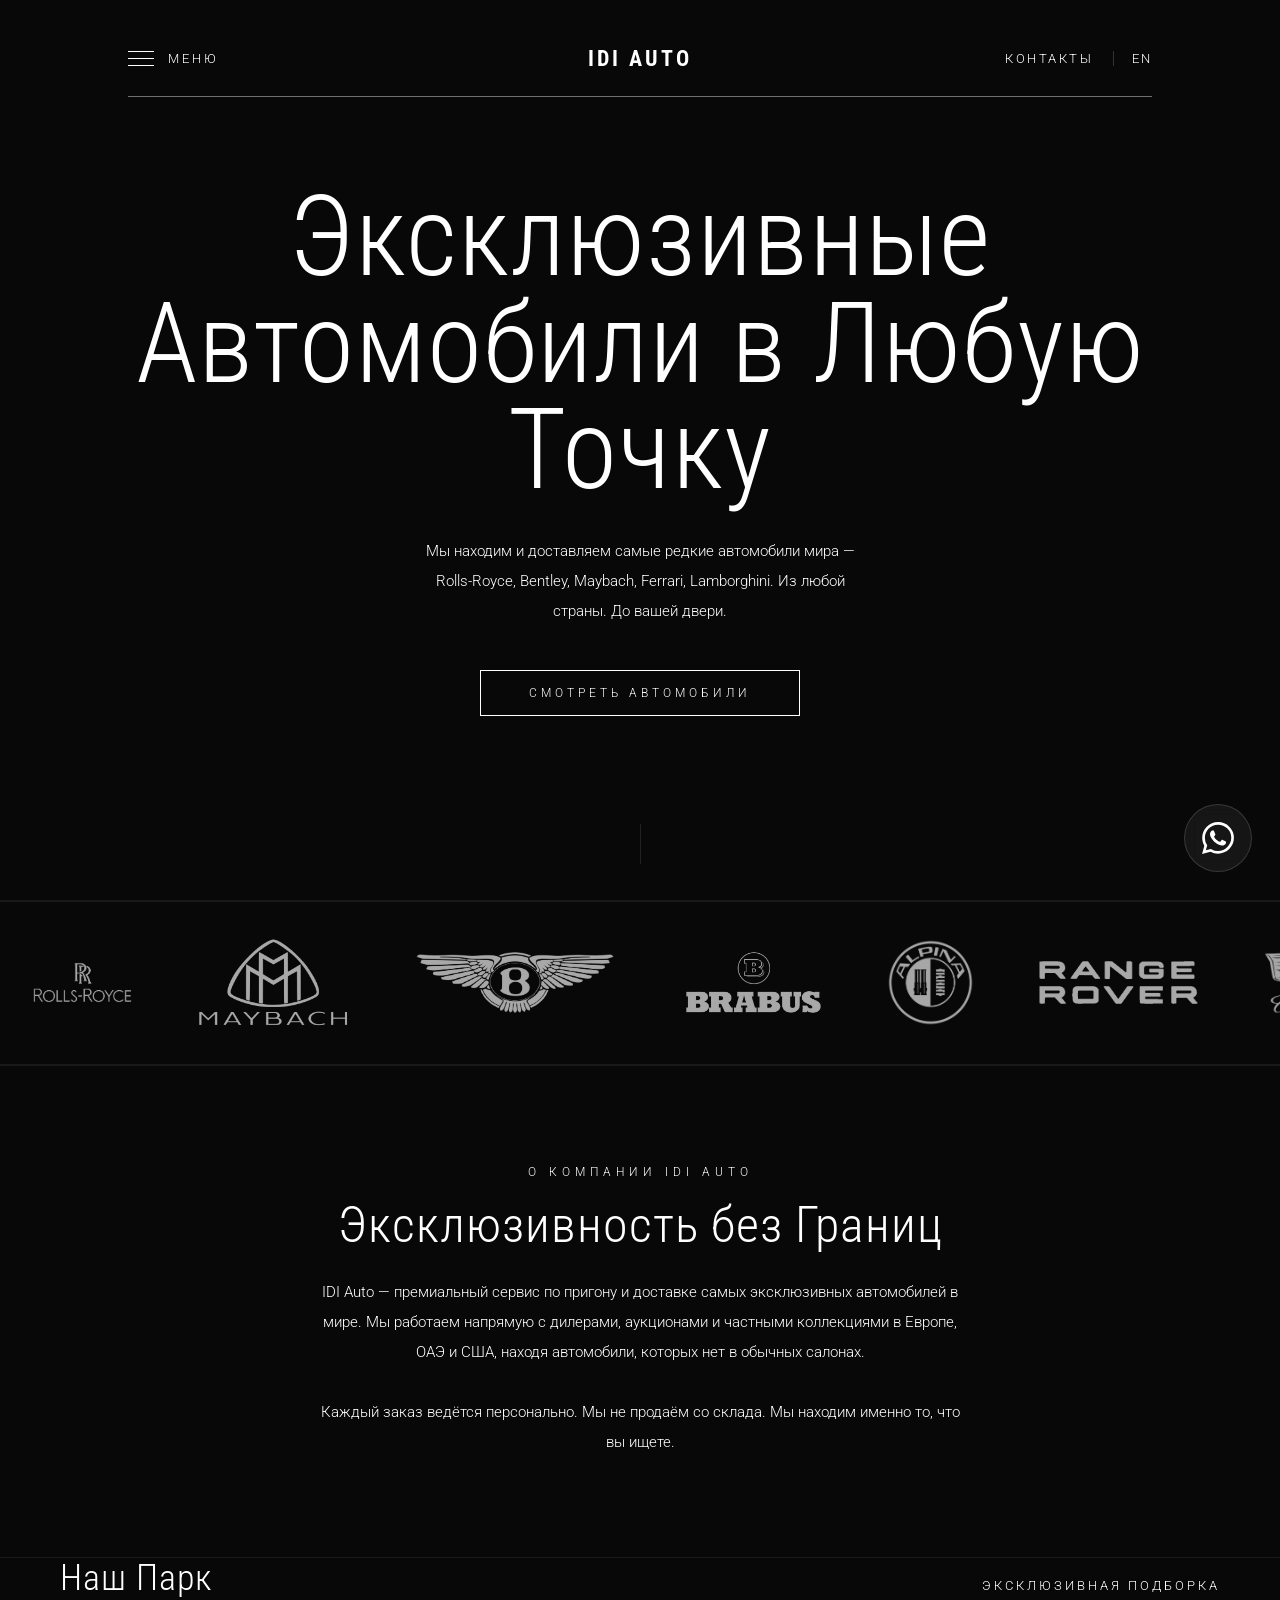
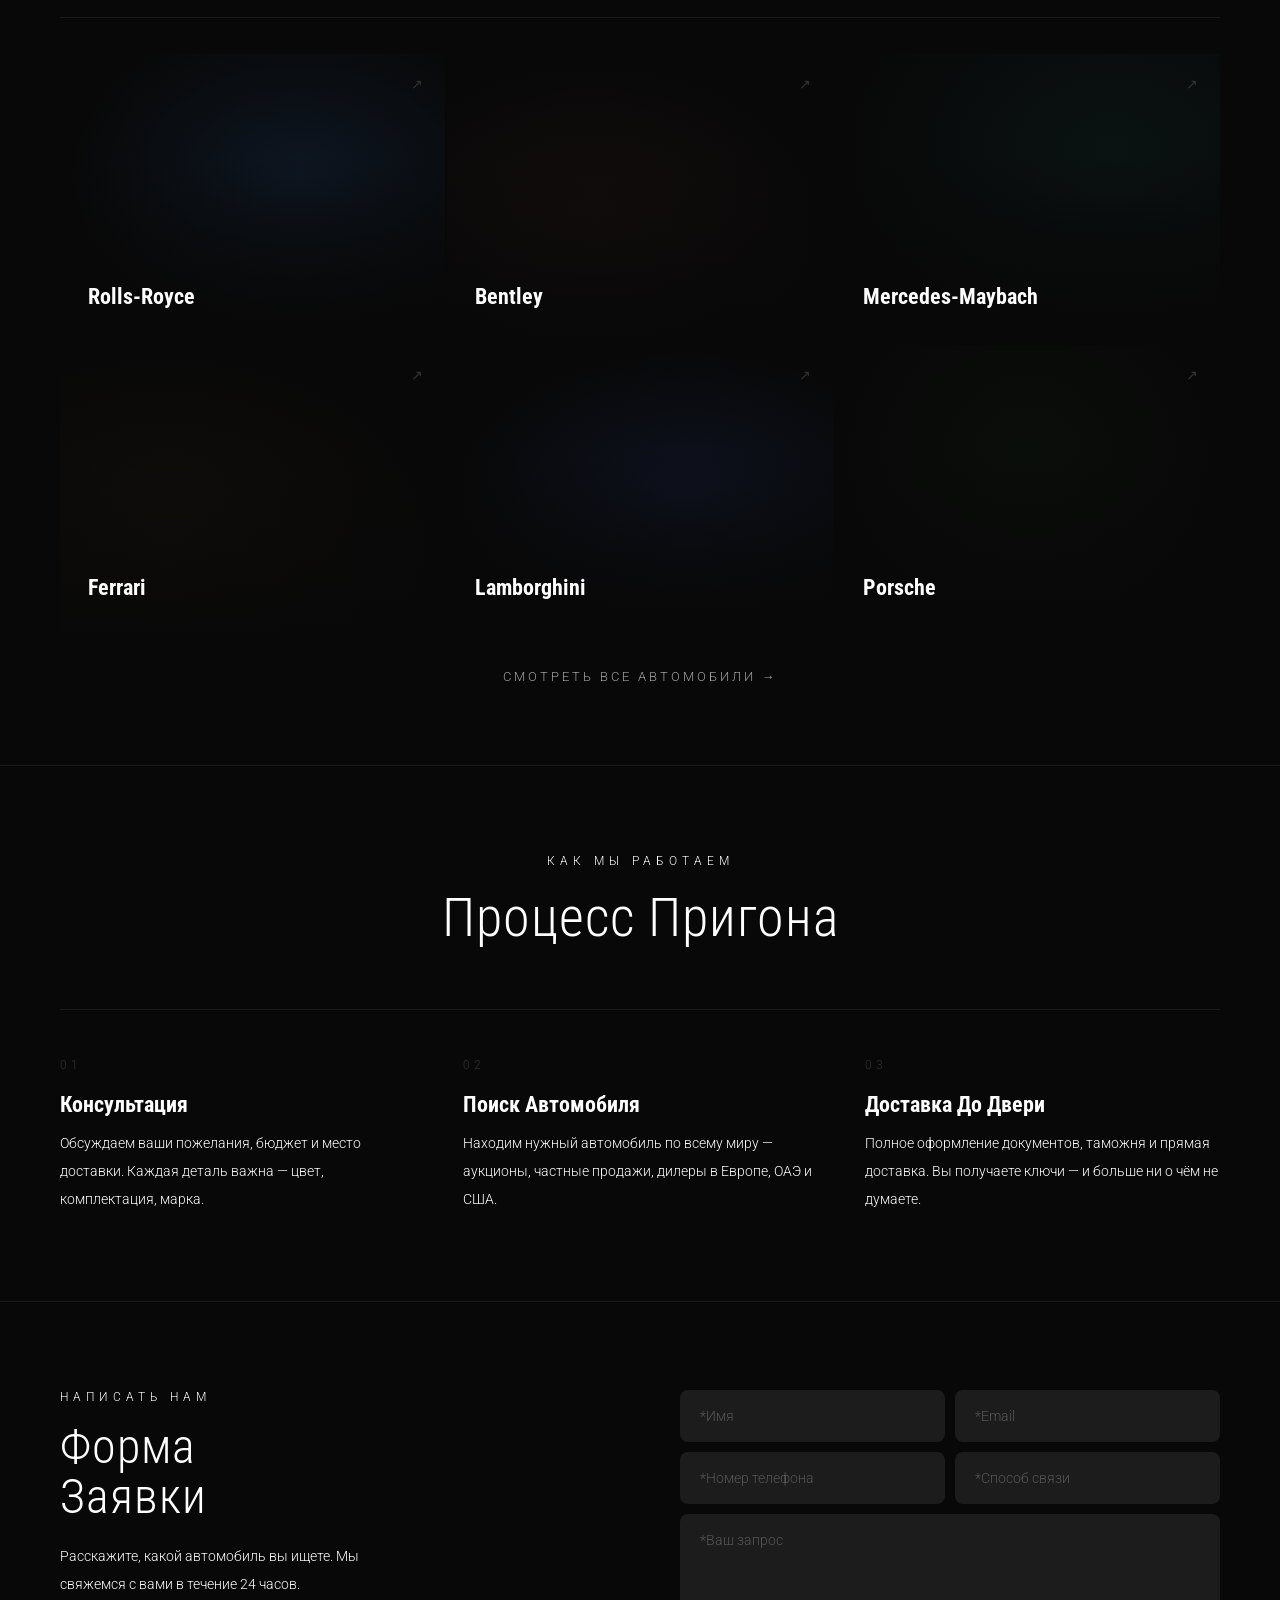
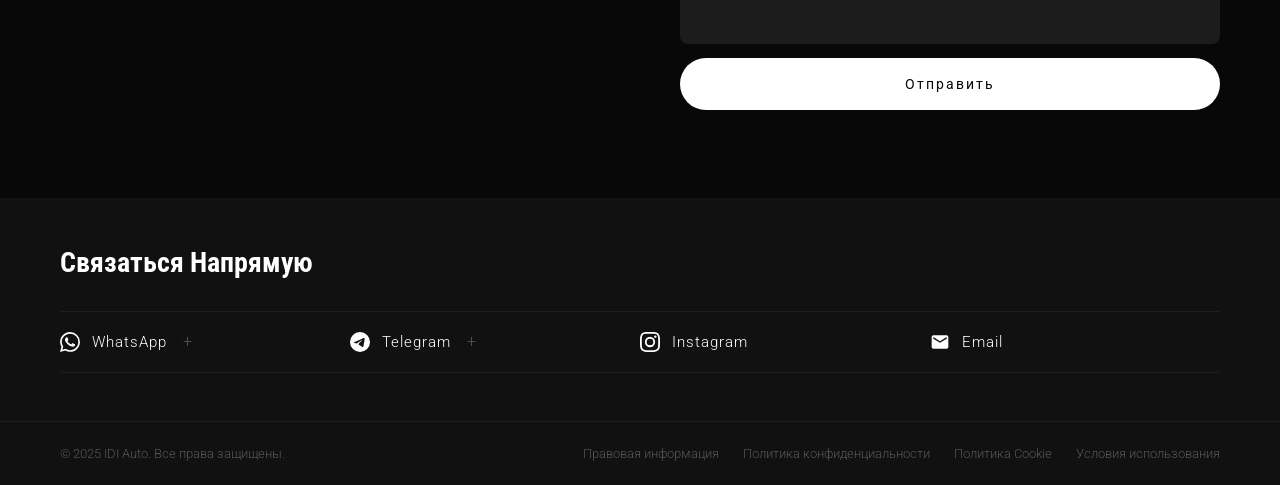
<file: index.html>
<!DOCTYPE html>
<html lang="ru">
<head>
  <meta charset="UTF-8"><meta name="viewport" content="width=device-width,initial-scale=1">
  <title>IDI Auto — Exporting Luxury Cars Worldwide</title>

  <meta name="description" content="IDI Auto — премиальный сервис по пригону эксклюзивных автомобилей: Rolls-Royce, Bentley, Mercedes-Maybach, Ferrari, Lamborghini, Porsche. Доставка в Россию, Казахстан, ОАЭ и по всему миру. Полное оформление, таможня, гарантия.">
  <meta name="keywords" content="пригон автомобилей, премиум авто, Rolls-Royce, Bentley, Maybach, Ferrari, Lamborghini, Porsche, авто из Европы, авто из США, авто из ОАЭ, импорт авто Казахстан, импорт авто Россия, luxury car import, Dubai car import">
  <meta name="robots" content="index, follow">
  <link rel="canonical" href="https://YOURUSERNAME.github.io/idi-auto/">

  <meta property="og:type" content="website">
  <meta property="og:title" content="IDI Auto — Пригон Премиальных Автомобилей в Россию, Казахстан и Дубай | Rolls-Royce, Bentley, Maybach, Ferrari">
  <meta property="og:description" content="IDI Auto — премиальный сервис по пригону эксклюзивных автомобилей: Rolls-Royce, Bentley, Mercedes-Maybach, Ferrari, Lamborghini, Porsche. Доставка в Россию, Казахстан, ОАЭ и по всему миру. Полное оформление, таможня, гарантия.">
  <meta property="og:url" content="https://YOURUSERNAME.github.io/idi-auto/">
  <meta property="og:image" content="https://YOURUSERNAME.github.io/idi-auto/images/og-cover.jpg">
  <meta property="og:locale" content="ru_RU">
  <meta property="og:site_name" content="IDI Auto">

  <meta name="twitter:card" content="summary_large_image">
  <meta name="twitter:title" content="IDI Auto — Пригон Премиальных Автомобилей в Россию, Казахстан и Дубай | Rolls-Royce, Bentley, Maybach, Ferrari">
  <meta name="twitter:description" content="IDI Auto — премиальный сервис по пригону эксклюзивных автомобилей: Rolls-Royce, Bentley, Mercedes-Maybach, Ferrari, Lamborghini, Porsche. Доставка в Россию, Казахстан, ОАЭ и по всему миру. Полное оформление, таможня, гарантия.">
  <meta name="twitter:image" content="https://YOURUSERNAME.github.io/idi-auto/images/og-cover.jpg">

  <link rel="icon" type="image/png" href="images/favicon.png">
  <link href="https://fonts.googleapis.com/css2?family=Roboto+Condensed:wght@300;400;700;900&family=Roboto:wght@300;400&display=swap" rel="stylesheet">
  <link rel="stylesheet" href="css/style.css">
  <style>
    .hero{position:relative;height:100vh;min-height:640px;display:flex;align-items:center;justify-content:center;overflow:hidden}
    .hero-bg{position:absolute;inset:0;z-index:0}
    .hero-bg video{width:100%;height:100%;object-fit:cover}
    .hero-fallback{width:100%;height:100%;background:radial-gradient(ellipse at 68% 48%,#0c1320 0%,#080808 65%),radial-gradient(ellipse at 28% 72%,#100a0a 0%,transparent 50%)}
    .hero-overlay{position:absolute;inset:0;z-index:1;background:linear-gradient(to bottom,rgba(8,8,8,.5) 0%,rgba(8,8,8,.05) 40%,rgba(8,8,8,.75) 100%)}
    .hero-content{position:relative;z-index:2;text-align:center;display:flex;flex-direction:column;align-items:center;padding:0 48px}
    .hero-line{position:absolute;top:96px;left:var(--nav-x);right:var(--nav-x);height:1px;background:rgba(255,255,255,.42);z-index:2;transform:scaleX(0);transform-origin:left center;opacity:0;animation:heroLine 1.5s cubic-bezier(.22,1,.36,1) .35s forwards}
    @keyframes heroLine{0%{transform:scaleX(0);opacity:0}8%{opacity:1}100%{transform:scaleX(1);opacity:1}}
    .hero-h1{font-family:'Roboto Condensed',sans-serif;font-size:clamp(64px,9.5vw,112px);font-weight:300;line-height:.95;letter-spacing:1px;margin-bottom:32px;opacity:0;transform:translateY(28px);animation:fadeUp 1s ease .3s forwards}
    .hero-desc{font-size:15px;font-weight:300;line-height:2;max-width:440px;margin-bottom:44px;opacity:0;animation:fadeUp 1s ease .6s forwards}
    .hero-cta{opacity:0;animation:fadeUp 1s ease .9s forwards}
    .hero-scroll{position:absolute;bottom:36px;left:50%;transform:translateX(-50%);z-index:2;display:flex;flex-direction:column;align-items:center;gap:8px;opacity:0;animation:fadeUp 1s ease 1.4s forwards}
    .hero-scroll-lbl{font-size:11px;font-weight:300;letter-spacing:4px;text-transform:uppercase;color:#333}
    .scroll-line{width:.5px;height:40px;background:#222;animation:scrollPulse 2.2s ease infinite}
    .mission{padding:100px 60px;display:flex;align-items:center;justify-content:center}
    .mission-inner{max-width:660px;text-align:center}
    .mission-title{font-family:'Roboto Condensed',sans-serif;font-size:clamp(34px,4vw,50px);font-weight:300;letter-spacing:1px;line-height:1.15;margin-bottom:22px}
    .mission-text{font-size:15px;font-weight:300;line-height:2}
    .fleet-wrap{padding:0 60px 80px}
    .fleet-hdr{display:flex;align-items:baseline;justify-content:space-between;margin-bottom:36px;padding-bottom:18px;border-bottom:.5px solid var(--b)}
    .fleet-hdr-title{font-family:'Roboto Condensed',sans-serif;font-size:36px;font-weight:300;letter-spacing:1px}
    .fleet-hdr-sub{font-size:13px;font-weight:300;letter-spacing:3px;text-transform:uppercase}
    .fleet-cta{margin-top:32px;text-align:center}
    .contact-wrap{padding:88px 60px;border-top:.5px solid var(--b);display:grid;grid-template-columns:1fr 1fr;gap:80px;align-items:start}
    .contact-title{font-family:'Roboto Condensed',sans-serif;font-size:48px;font-weight:300;letter-spacing:1px;line-height:1.05;margin-bottom:20px}
    .contact-desc{font-size:14px;font-weight:300;line-height:2;max-width:340px}
    @media (max-width:768px){
      .hero{min-height:520px}
      .hero-content{padding:0 24px}
      .hero-line{top:60px;left:22px;right:22px}
      .hero-h1{font-size:clamp(40px,11vw,68px);margin-bottom:22px}
      .hero-desc{font-size:14px;line-height:1.9;margin-bottom:30px}
      .mission{padding:60px 22px}
      .mission-text{font-size:14px}
      .fleet-wrap{padding:0 22px 56px}
      .fleet-hdr{flex-direction:column;align-items:flex-start;gap:6px;margin-bottom:28px}
      .fleet-hdr-title{font-size:30px}
      .contact-wrap{grid-template-columns:1fr;gap:32px;padding:60px 22px}
      .contact-title{font-size:38px}
    }
  </style>
  <script type="application/ld+json">
  {
    "@context": "https://schema.org",
    "@type": "AutomotiveBusiness",
    "name": "IDI Auto",
    "description": "Премиальный сервис по пригону эксклюзивных автомобилей (Rolls-Royce, Bentley, Mercedes-Maybach, Ferrari, Lamborghini, Porsche) в Россию, Казахстан, ОАЭ и по всему миру.",
    "url": "https://YOURUSERNAME.github.io/idi-auto/",
    "logo": "https://YOURUSERNAME.github.io/idi-auto/images/favicon.png",
    "image": "https://YOURUSERNAME.github.io/idi-auto/images/og-cover.jpg",
    "priceRange": "$$$$",
    "areaServed": [
      { "@type": "Country", "name": "Russia" },
      { "@type": "Country", "name": "Kazakhstan" },
      { "@type": "Country", "name": "United Arab Emirates" }
    ],
    "sameAs": [
      "https://wa.me/YOURNUMBER",
      "https://t.me/YOURUSERNAME",
      "https://instagram.com/YOURUSERNAME"
    ],
    "makesOffer": [
      { "@type": "Offer", "itemOffered": { "@type": "Product", "name": "Rolls-Royce" } },
      { "@type": "Offer", "itemOffered": { "@type": "Product", "name": "Bentley" } },
      { "@type": "Offer", "itemOffered": { "@type": "Product", "name": "Mercedes-Maybach" } },
      { "@type": "Offer", "itemOffered": { "@type": "Product", "name": "Ferrari" } },
      { "@type": "Offer", "itemOffered": { "@type": "Product", "name": "Lamborghini" } },
      { "@type": "Offer", "itemOffered": { "@type": "Product", "name": "Porsche" } }
    ]
  }
  </script>
</head>
<body>

<div class="menu-overlay" id="menuOverlay">
  <span class="menu-close" onclick="closeMenu()" data-i18n="nav.close">Close</span>
  <nav class="menu-links">
    <a href="index.html"    data-i18n="nav.home">Home</a>
    <a href="cars.html"     data-i18n="nav.cars">Automobiles</a>
    <a href="order.html"    data-i18n="nav.order">Import</a>
    <a href="services.html" data-i18n="nav.services">Services</a>
    <a href="about.html"    data-i18n="nav.about">About</a>
    <a href="contact.html"  data-i18n="nav.contact">Contact</a>
  </nav>
</div>
<header class="nav" id="mainNav">
  <div class="nav-burger" onclick="openMenu()">
    <div class="burger-lines"><span></span><span></span><span></span></div>
    <span class="burger-label" data-i18n="nav.menu">Menu</span>
  </div>
  <a href="index.html" class="nav-logo">IDI Auto</a>
  <div class="nav-right">
    <a href="contact.html" data-i18n="nav.contact">Contact</a>
    <div class="lang-switcher">
      <button class="lang-btn" onclick="switchLang('en')">EN</button>
    </div>
  </div>
</header>

<section class="hero">
  <div class="hero-bg">
    <video autoplay muted loop playsinline src="video/hero.mp4"></video>
  </div>
  <div class="hero-overlay"></div>
  <div class="hero-line"></div>
  <div class="hero-content">
    <h1 class="hero-h1" data-i18n-html="hero.title">Exporting Luxury<br>Cars Worldwide</h1>
    <p class="hero-desc" data-i18n-html="hero.desc">We source and deliver the world's most exclusive vehicles.</p>
    <a href="order.html" class="btn-ghost hero-cta" data-i18n="hero.cta">Discover Our Exclusive Options</a>
  </div>
  <div class="hero-scroll">
    <div class="scroll-line"></div>
  </div>
</section>

<div class="div"></div>
<div class="marquee-wrap">
  <div class="marquee-track">
    <div class="logo-item logo-big"><img src="images/brands/rollsroyce.png" alt="Rolls-Royce"></div>
    <div class="logo-item logo-big"><img src="images/brands/maybach.png" alt="Maybach"></div>
    <div class="logo-item"><img src="images/brands/bentley.png" alt="Bentley"></div>
    <div class="logo-item"><img src="images/brands/brabus.png" alt="Brabus"></div>
    <div class="logo-item logo-big"><img src="images/brands/alpina.png" alt="Alpina"></div>
    <div class="logo-item logo-rangerover"><img src="images/brands/rangerover.png" alt="Range Rover"></div>
    <div class="logo-item"><img src="images/brands/cadillac.png" alt="Cadillac"></div>
    <div class="logo-item"><img src="images/brands/astonmartin.png" alt="Aston Martin"></div>
    <div class="logo-item logo-big"><img src="images/brands/porsche.png" alt="Porsche"></div>
    <div class="logo-item"><img src="images/brands/lamborghini.png" alt="Lamborghini"></div>
    <div class="logo-item logo-ferrari"><img src="images/brands/ferrari.png" alt="Ferrari"></div>
    <div class="logo-item logo-mclaren"><img src="images/brands/mclaren.png" alt="McLaren"></div>
    <div class="logo-item"><img src="images/brands/bugatti.png" alt="Bugatti"></div>
    <div class="logo-item logo-big"><img src="images/brands/rollsroyce.png" alt="Rolls-Royce"></div>
    <div class="logo-item logo-big"><img src="images/brands/maybach.png" alt="Maybach"></div>
    <div class="logo-item"><img src="images/brands/bentley.png" alt="Bentley"></div>
    <div class="logo-item"><img src="images/brands/brabus.png" alt="Brabus"></div>
    <div class="logo-item logo-big"><img src="images/brands/alpina.png" alt="Alpina"></div>
    <div class="logo-item logo-rangerover"><img src="images/brands/rangerover.png" alt="Range Rover"></div>
    <div class="logo-item"><img src="images/brands/cadillac.png" alt="Cadillac"></div>
    <div class="logo-item"><img src="images/brands/astonmartin.png" alt="Aston Martin"></div>
    <div class="logo-item logo-big"><img src="images/brands/porsche.png" alt="Porsche"></div>
    <div class="logo-item"><img src="images/brands/lamborghini.png" alt="Lamborghini"></div>
    <div class="logo-item logo-ferrari"><img src="images/brands/ferrari.png" alt="Ferrari"></div>
    <div class="logo-item logo-mclaren"><img src="images/brands/mclaren.png" alt="McLaren"></div>
    <div class="logo-item"><img src="images/brands/bugatti.png" alt="Bugatti"></div>
  </div>
</div>
</div>
</div>
</div>
</div>
<div class="div"></div>

<section class="mission" id="mission">
  <div class="mission-inner">
    <p class="eyebrow reveal" data-i18n="mission.eyebrow">About IDI Auto</p>
    <h2 class="mission-title reveal d1" data-i18n="mission.title">Exclusivity Without Borders</h2>
    <p class="mission-text reveal d2" data-i18n-html="mission.text">IDI Auto is a premium vehicle import service.</p>
  </div>
</section>
<div class="div"></div>

<section class="fleet-wrap" id="fleet">
  <div class="fleet-hdr reveal">
    <h2 class="fleet-hdr-title" data-i18n="fleet.title">Our Fleet</h2>
    <span class="fleet-hdr-sub" data-i18n="fleet.sub">Exclusive Selection</span>
  </div>
  <div class="fleet-grid">
    <div class="fleet-card reveal"><span class="fleet-arrow">↗</span><div class="fleet-brand">Rolls&#8209;Royce</div></div>
    <div class="fleet-card reveal d1"><span class="fleet-arrow">↗</span><div class="fleet-brand">Bentley</div></div>
    <div class="fleet-card reveal d2"><span class="fleet-arrow">↗</span><div class="fleet-brand">Mercedes&#8209;Maybach</div></div>
    <div class="fleet-card reveal"><span class="fleet-arrow">↗</span><div class="fleet-brand">Ferrari</div></div>
    <div class="fleet-card reveal d1"><span class="fleet-arrow">↗</span><div class="fleet-brand">Lamborghini</div></div>
    <div class="fleet-card reveal d2"><span class="fleet-arrow">↗</span><div class="fleet-brand">Porsche</div></div>
  </div>
  <div class="fleet-cta reveal"><a href="cars.html" class="btn-text" data-i18n="fleet.viewall">View All Available Vehicles →</a></div>
</section>
<div class="div"></div>

<section class="section" id="process">
  <div class="section-center">
    <p class="eyebrow reveal" data-i18n="process.eyebrow">How We Work</p>
    <h2 class="section-title reveal d1" data-i18n="process.title">Global Export Process</h2>
  </div>
  <div class="proc-grid">
    <div class="reveal"><div class="proc-num" data-i18n="process.1.n">01</div><div class="proc-title" data-i18n="process.1.title">Initial Consultation</div><div class="proc-text" data-i18n="process.1.text">We discuss your vision, preferences and budget.</div></div>
    <div class="reveal d1"><div class="proc-num" data-i18n="process.2.n">02</div><div class="proc-title" data-i18n="process.2.title">Global Sourcing</div><div class="proc-text" data-i18n="process.2.text">We locate the exact vehicle worldwide.</div></div>
    <div class="reveal d2"><div class="proc-num" data-i18n="process.3.n">03</div><div class="proc-title" data-i18n="process.3.title">Door-to-Door Delivery</div><div class="proc-text" data-i18n="process.3.text">Full documentation, customs clearance and direct delivery.</div></div>
  </div>
</section>

<section class="contact-wrap" id="contact">
  <div class="reveal">
    <p class="eyebrow" data-i18n="form.eyebrow">Get In Touch</p>
    <h2 class="contact-title" data-i18n-html="form.title">Contact<br>Form</h2>
    <p class="contact-desc" data-i18n="form.desc">Tell us what vehicle you are looking for.</p>
  </div>
  <div class="form-wrap reveal d1">
    <div class="form-row">
      <input class="form-field" type="text"  data-i18n-placeholder="form.name"  placeholder="*Name">
      <input class="form-field" type="email" data-i18n-placeholder="form.email" placeholder="*Email">
    </div>
    <div class="form-row">
      <input class="form-field" type="tel"  data-i18n-placeholder="form.phone" placeholder="*Phone Number">
      <input class="form-field" type="text" data-i18n-placeholder="form.via"   placeholder="*Contact Me Via">
    </div>
    <textarea class="form-field" data-i18n-placeholder="form.request" placeholder="*Your Request"></textarea>
    <button class="btn-send" data-i18n="form.send">Send Form</button>
  </div>
</section>

<div class="socials-section">
  <div class="socials-inner">
    <h3 class="socials-title" data-i18n="socials.title">Contact Us Directly</h3>
    <div class="socials-row">
      <a class="social-item" href="https://wa.me/YOURNUMBER" target="_blank">
        <svg class="social-icon" viewBox="0 0 24 24" fill="white"><path d="M17.472 14.382c-.297-.149-1.758-.867-2.03-.967-.273-.099-.471-.148-.67.15-.197.297-.767.966-.94 1.164-.173.199-.347.223-.644.075-.297-.15-1.255-.463-2.39-1.475-.883-.788-1.48-1.761-1.653-2.059-.173-.297-.018-.458.13-.606.134-.133.298-.347.446-.52.149-.174.198-.298.298-.497.099-.198.05-.371-.025-.52-.075-.149-.669-1.612-.916-2.207-.242-.579-.487-.5-.669-.51-.173-.008-.371-.01-.57-.01-.198 0-.52.074-.792.372-.272.297-1.04 1.016-1.04 2.479 0 1.462 1.065 2.875 1.213 3.074.149.198 2.096 3.2 5.077 4.487.709.306 1.262.489 1.694.625.712.227 1.36.195 1.871.118.571-.085 1.758-.719 2.006-1.413.248-.694.248-1.289.173-1.413-.074-.124-.272-.198-.57-.347m-5.421 7.403h-.004a9.87 9.87 0 01-5.031-1.378l-.361-.214-3.741.982.998-3.648-.235-.374a9.86 9.86 0 01-1.51-5.26c.001-5.45 4.436-9.884 9.888-9.884 2.64 0 5.122 1.03 6.988 2.898a9.825 9.825 0 012.893 6.994c-.003 5.45-4.437 9.884-9.885 9.884m8.413-18.297A11.815 11.815 0 0012.05 0C5.495 0 .16 5.335.157 11.892c0 2.096.547 4.142 1.588 5.945L.057 24l6.305-1.654a11.882 11.882 0 005.683 1.448h.005c6.554 0 11.89-5.335 11.893-11.893a11.821 11.821 0 00-3.48-8.413z"/></svg>
        <span class="social-name">WhatsApp</span><span class="social-plus">+</span>
      </a>
      <a class="social-item" href="https://t.me/YOURUSERNAME" target="_blank">
        <svg class="social-icon" viewBox="0 0 24 24" fill="white"><path d="M11.944 0A12 12 0 0 0 0 12a12 12 0 0 0 12 12 12 12 0 0 0 12-12A12 12 0 0 0 12 0a12 12 0 0 0-.056 0zm4.962 7.224c.1-.002.321.023.465.14a.506.506 0 0 1 .171.325c.016.093.036.306.02.472-.18 1.898-.962 6.502-1.36 8.627-.168.9-.499 1.201-.82 1.23-.696.065-1.225-.46-1.9-.902-1.056-.693-1.653-1.124-2.678-1.8-1.185-.78-.417-1.21.258-1.91.177-.184 3.247-2.977 3.307-3.23.007-.032.014-.15-.056-.212s-.174-.041-.249-.024c-.106.024-1.793 1.14-5.061 3.345-.48.33-.913.49-1.302.48-.428-.008-1.252-.241-1.865-.44-.752-.245-1.349-.374-1.297-.789.027-.216.325-.437.893-.663 3.498-1.524 5.83-2.529 6.998-3.014 3.332-1.386 4.025-1.627 4.476-1.635z"/></svg>
        <span class="social-name">Telegram</span><span class="social-plus">+</span>
      </a>
      <a class="social-item" href="https://instagram.com/YOURUSERNAME" target="_blank">
        <svg class="social-icon" viewBox="0 0 24 24" fill="white"><path d="M12 2.163c3.204 0 3.584.012 4.85.07 3.252.148 4.771 1.691 4.919 4.919.058 1.265.069 1.645.069 4.849 0 3.205-.012 3.584-.069 4.849-.149 3.225-1.664 4.771-4.919 4.919-1.266.058-1.644.07-4.85.07-3.204 0-3.584-.012-4.849-.07-3.26-.149-4.771-1.699-4.919-4.92-.058-1.265-.07-1.644-.07-4.849 0-3.204.013-3.583.07-4.849.149-3.227 1.664-4.771 4.919-4.919 1.266-.057 1.645-.069 4.849-.069zM12 0C8.741 0 8.333.014 7.053.072 2.695.272.273 2.69.073 7.052.014 8.333 0 8.741 0 12c0 3.259.014 3.668.072 4.948.2 4.358 2.618 6.78 6.98 6.98C8.333 23.986 8.741 24 12 24c3.259 0 3.668-.014 4.948-.072 4.354-.2 6.782-2.618 6.979-6.98.059-1.28.073-1.689.073-4.948 0-3.259-.014-3.667-.072-4.947-.196-4.354-2.617-6.78-6.979-6.98C15.668.014 15.259 0 12 0zm0 5.838a6.162 6.162 0 1 0 0 12.324 6.162 6.162 0 0 0 0-12.324zM12 16a4 4 0 1 1 0-8 4 4 0 0 1 0 8zm6.406-11.845a1.44 1.44 0 1 0 0 2.881 1.44 1.44 0 0 0 0-2.881z"/></svg>
        <span class="social-name">Instagram</span>
      </a>
      <a class="social-item" href="mailto:info@idiauto.com">
        <svg class="social-icon" viewBox="0 0 24 24" fill="white"><path d="M20 4H4c-1.1 0-2 .9-2 2v12c0 1.1.9 2 2 2h16c1.1 0 2-.9 2-2V6c0-1.1-.9-2-2-2zm0 4l-8 5-8-5V6l8 5 8-5v2z"/></svg>
        <span class="social-name">Email</span>
      </a>
    </div>
  </div>
  <div class="footer-bottom">
    <span class="footer-copy" data-i18n="footer.copy">© 2025 IDI Auto. All rights reserved.</span>
    <div class="footer-legal">
      <a href="legal.html" data-i18n="footer.legal">Legal Notice</a>
      <a href="legal.html" data-i18n="footer.privacy">Privacy Policy</a>
      <a href="legal.html" data-i18n="footer.cookie">Cookie Policy</a>
      <a href="legal.html" data-i18n="footer.terms">Terms of Service</a>
    </div>
  </div>
</div>
<a class="whatsapp-float" href="https://wa.me/YOURNUMBER" target="_blank" aria-label="WhatsApp">
  <svg viewBox="0 0 24 24" fill="white"><path d="M17.472 14.382c-.297-.149-1.758-.867-2.03-.967-.273-.099-.471-.148-.67.15-.197.297-.767.966-.94 1.164-.173.199-.347.223-.644.075-.297-.15-1.255-.463-2.39-1.475-.883-.788-1.48-1.761-1.653-2.059-.173-.297-.018-.458.13-.606.134-.133.298-.347.446-.52.149-.174.198-.298.298-.497.099-.198.05-.371-.025-.52-.075-.149-.669-1.612-.916-2.207-.242-.579-.487-.5-.669-.51-.173-.008-.371-.01-.57-.01-.198 0-.52.074-.792.372-.272.297-1.04 1.016-1.04 2.479 0 1.462 1.065 2.875 1.213 3.074.149.198 2.096 3.2 5.077 4.487.709.306 1.262.489 1.694.625.712.227 1.36.195 1.871.118.571-.085 1.758-.719 2.006-1.413.248-.694.248-1.289.173-1.413-.074-.124-.272-.198-.57-.347m-5.421 7.403h-.004a9.87 9.87 0 01-5.031-1.378l-.361-.214-3.741.982.998-3.648-.235-.374a9.86 9.86 0 01-1.51-5.26c.001-5.45 4.436-9.884 9.888-9.884 2.64 0 5.122 1.03 6.988 2.898a9.825 9.825 0 012.893 6.994c-.003 5.45-4.437 9.884-9.885 9.884m8.413-18.297A11.815 11.815 0 0012.05 0C5.495 0 .16 5.335.157 11.892c0 2.096.547 4.142 1.588 5.945L.057 24l6.305-1.654a11.882 11.882 0 005.683 1.448h.005c6.554 0 11.89-5.335 11.893-11.893a11.821 11.821 0 00-3.48-8.413z"/></svg>
</a>
<script src="js/i18n.js"></script>
<script src="js/main.js"></script>
</body>
</html>
</file>
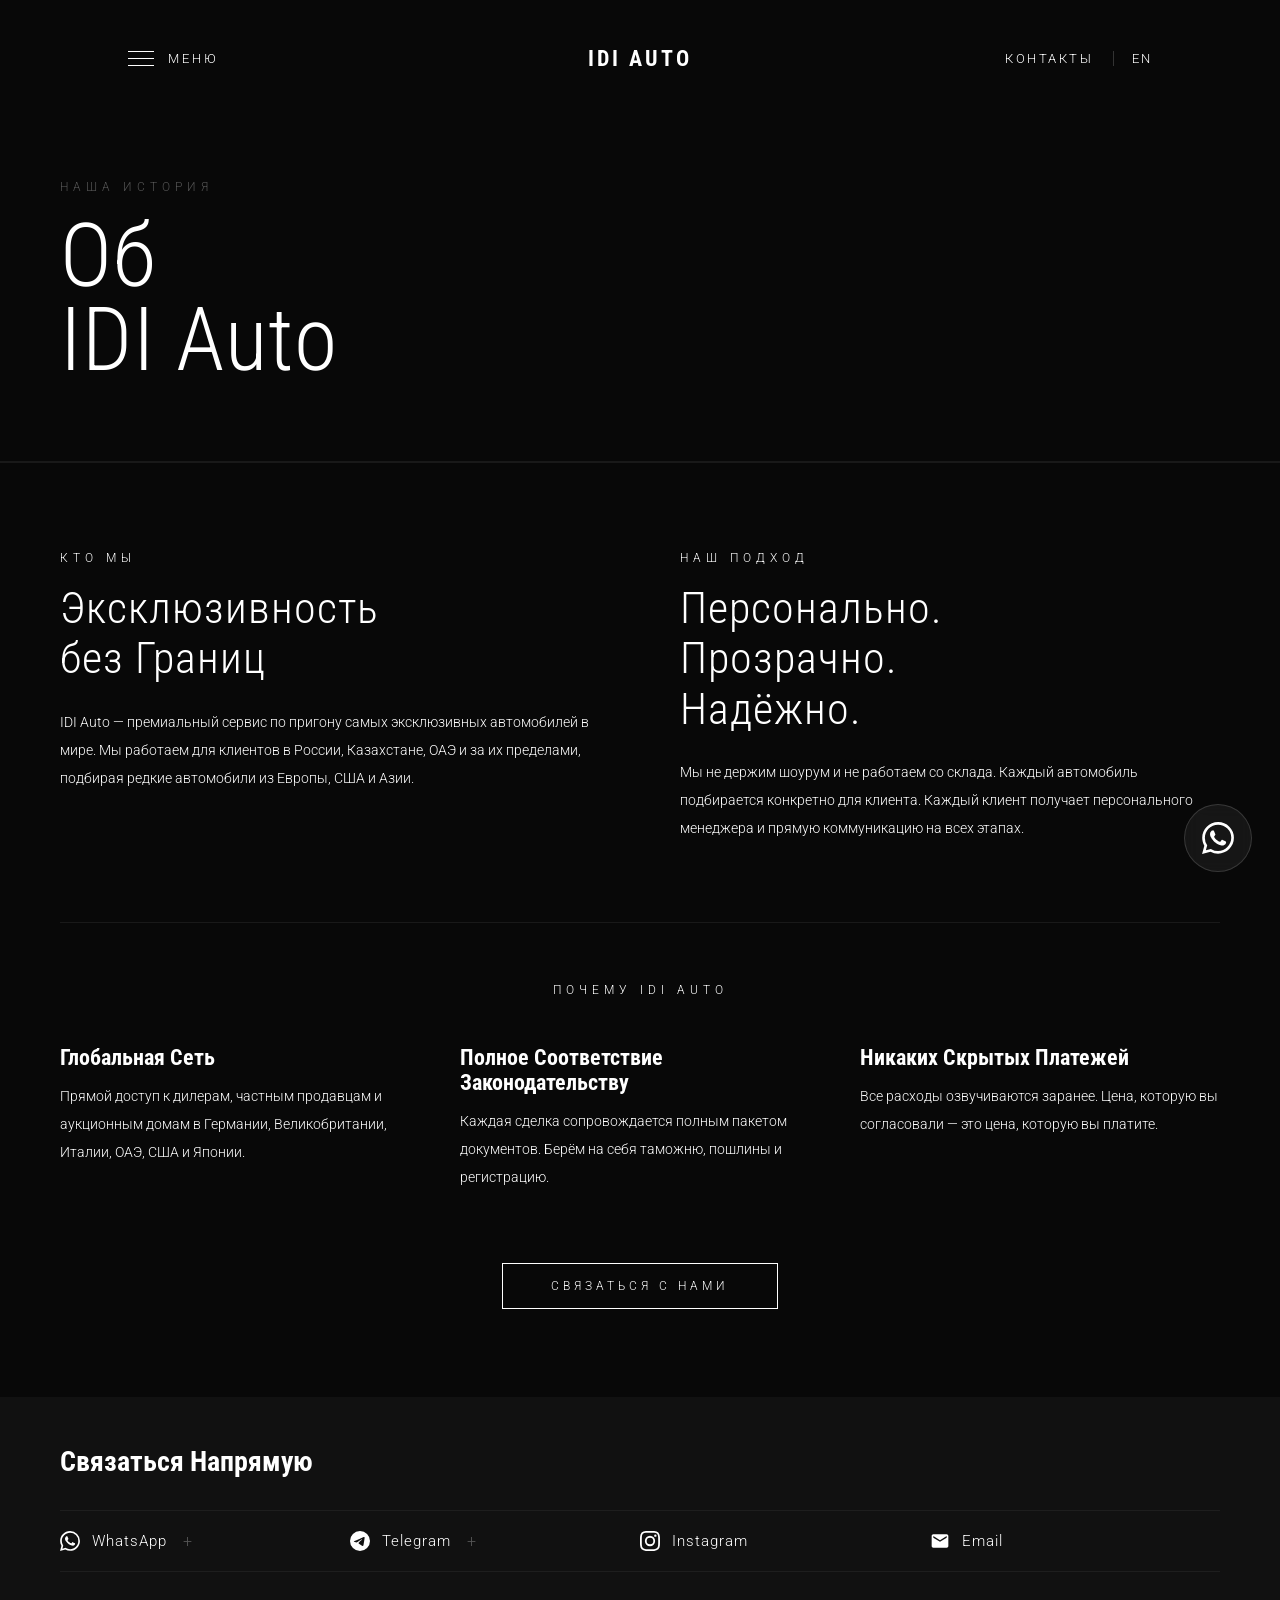
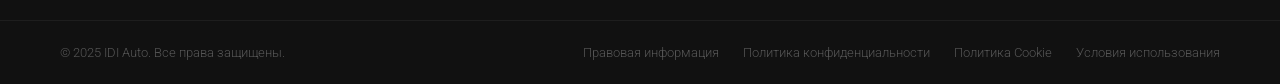
<file: about.html>
<!DOCTYPE html><html lang="ru"><head>
  <meta charset="UTF-8"><meta name="viewport" content="width=device-width,initial-scale=1">
  <title>About — IDI Auto</title>

  <meta name="description" content="IDI Auto — глобальная сеть поставщиков эксклюзивных автомобилей. Прямой доступ к дилерам и аукционам Германии, Великобритании, Италии, ОАЭ, США и Японии. Прозрачность и личный подход.">
  <meta name="keywords" content="пригон автомобилей, премиум авто, Rolls-Royce, Bentley, Maybach, Ferrari, Lamborghini, Porsche, авто из Европы, авто из США, авто из ОАЭ, импорт авто Казахстан, импорт авто Россия, luxury car import, Dubai car import">
  <meta name="robots" content="index, follow">
  <link rel="canonical" href="https://YOURUSERNAME.github.io/idi-auto/about.html">

  <meta property="og:type" content="website">
  <meta property="og:title" content="О Компании — IDI Auto | Премиальный Пригон Автомобилей Worldwide">
  <meta property="og:description" content="IDI Auto — глобальная сеть поставщиков эксклюзивных автомобилей. Прямой доступ к дилерам и аукционам Германии, Великобритании, Италии, ОАЭ, США и Японии. Прозрачность и личный подход.">
  <meta property="og:url" content="https://YOURUSERNAME.github.io/idi-auto/about.html">
  <meta property="og:image" content="https://YOURUSERNAME.github.io/idi-auto/images/og-cover.jpg">
  <meta property="og:locale" content="ru_RU">
  <meta property="og:site_name" content="IDI Auto">

  <meta name="twitter:card" content="summary_large_image">
  <meta name="twitter:title" content="О Компании — IDI Auto | Премиальный Пригон Автомобилей Worldwide">
  <meta name="twitter:description" content="IDI Auto — глобальная сеть поставщиков эксклюзивных автомобилей. Прямой доступ к дилерам и аукционам Германии, Великобритании, Италии, ОАЭ, США и Японии. Прозрачность и личный подход.">
  <meta name="twitter:image" content="https://YOURUSERNAME.github.io/idi-auto/images/og-cover.jpg">

  <link rel="icon" type="image/png" href="images/favicon.png">
  <link href="https://fonts.googleapis.com/css2?family=Roboto+Condensed:wght@300;400;700;900&family=Roboto:wght@300;400&display=swap" rel="stylesheet">
  <link rel="stylesheet" href="css/style.css">
</head><body>
<div class="menu-overlay" id="menuOverlay">
  <span class="menu-close" onclick="closeMenu()" data-i18n="nav.close">Close</span>
  <nav class="menu-links">
    <a href="index.html"    data-i18n="nav.home">Home</a>
    <a href="cars.html"     data-i18n="nav.cars">Automobiles</a>
    <a href="order.html"    data-i18n="nav.order">Import</a>
    <a href="services.html" data-i18n="nav.services">Services</a>
    <a href="about.html"    data-i18n="nav.about">About</a>
    <a href="contact.html"  data-i18n="nav.contact">Contact</a>
  </nav>
</div>
<header class="nav" id="mainNav">
  <div class="nav-burger" onclick="openMenu()">
    <div class="burger-lines"><span></span><span></span><span></span></div>
    <span class="burger-label" data-i18n="nav.menu">Menu</span>
  </div>
  <a href="index.html" class="nav-logo">IDI Auto</a>
  <div class="nav-right">
    <a href="contact.html" data-i18n="nav.contact">Contact</a>
    <div class="lang-switcher">
      <button class="lang-btn" onclick="switchLang('en')">EN</button>
    </div>
  </div>
</header>
<div class="page-hero reveal"><p class="page-hero-eyebrow" data-i18n="about.eyebrow">Our Story</p><h1 class="page-hero-title" data-i18n-html="about.title">About<br>IDI Auto</h1></div>
<div class="div"></div>
<section class="section">
  <div class="resp-2col" style="display:grid;grid-template-columns:1fr 1fr;gap:80px;margin-bottom:80px">
    <div class="reveal">
      <p class="eyebrow" data-i18n="about.who.eyebrow">Who We Are</p>
      <h2 style="font-family:'Roboto Condensed',sans-serif;font-size:clamp(28px,3.5vw,44px);font-weight:300;letter-spacing:1px;line-height:1.15;margin-bottom:24px" data-i18n-html="about.who.title">Exclusivity<br>Without Borders</h2>
      <p style="font-size:14px;font-weight:300;line-height:2" data-i18n="about.who.text">IDI Auto is a premium vehicle import service.</p>
    </div>
    <div class="reveal d1">
      <p class="eyebrow" data-i18n="about.how.eyebrow">Our Approach</p>
      <h2 style="font-family:'Roboto Condensed',sans-serif;font-size:clamp(28px,3.5vw,44px);font-weight:300;letter-spacing:1px;line-height:1.15;margin-bottom:24px" data-i18n-html="about.how.title">Personal.<br>Transparent.<br>Reliable.</h2>
      <p style="font-size:14px;font-weight:300;line-height:2" data-i18n="about.how.text">We do not operate a showroom or maintain stock.</p>
    </div>
  </div>
  <div style="padding-top:60px;border-top:.5px solid var(--b)">
    <p class="eyebrow reveal" style="text-align:center;margin-bottom:48px" data-i18n="about.why.eyebrow">Why IDI Auto</p>
    <div class="service-grid">
      <div class="service-card reveal"><div class="service-title" style="margin-bottom:12px" data-i18n="about.a1.title">Global Network</div><div class="service-text" data-i18n="about.a1.text">Direct access to dealerships in Germany, UK, Italy, UAE, USA and Japan.</div></div>
      <div class="service-card reveal d1"><div class="service-title" style="margin-bottom:12px" data-i18n="about.a2.title">Full Legal Compliance</div><div class="service-text" data-i18n="about.a2.text">We manage customs, duties and registration paperwork in full.</div></div>
      <div class="service-card reveal d2"><div class="service-title" style="margin-bottom:12px" data-i18n="about.a3.title">No Hidden Costs</div><div class="service-text" data-i18n="about.a3.text">All fees disclosed upfront. The price you agree is the price you pay.</div></div>
    </div>
  </div>
  <div style="margin-top:72px;text-align:center" class="reveal">
    <a href="contact.html" class="btn-ghost" data-i18n="about.cta">Get in Touch</a>
  </div>
</section>
<div class="socials-section">
  <div class="socials-inner">
    <h3 class="socials-title" data-i18n="socials.title">Contact Us Directly</h3>
    <div class="socials-row">
      <a class="social-item" href="https://wa.me/YOURNUMBER" target="_blank">
        <svg class="social-icon" viewBox="0 0 24 24" fill="white"><path d="M17.472 14.382c-.297-.149-1.758-.867-2.03-.967-.273-.099-.471-.148-.67.15-.197.297-.767.966-.94 1.164-.173.199-.347.223-.644.075-.297-.15-1.255-.463-2.39-1.475-.883-.788-1.48-1.761-1.653-2.059-.173-.297-.018-.458.13-.606.134-.133.298-.347.446-.52.149-.174.198-.298.298-.497.099-.198.05-.371-.025-.52-.075-.149-.669-1.612-.916-2.207-.242-.579-.487-.5-.669-.51-.173-.008-.371-.01-.57-.01-.198 0-.52.074-.792.372-.272.297-1.04 1.016-1.04 2.479 0 1.462 1.065 2.875 1.213 3.074.149.198 2.096 3.2 5.077 4.487.709.306 1.262.489 1.694.625.712.227 1.36.195 1.871.118.571-.085 1.758-.719 2.006-1.413.248-.694.248-1.289.173-1.413-.074-.124-.272-.198-.57-.347m-5.421 7.403h-.004a9.87 9.87 0 01-5.031-1.378l-.361-.214-3.741.982.998-3.648-.235-.374a9.86 9.86 0 01-1.51-5.26c.001-5.45 4.436-9.884 9.888-9.884 2.64 0 5.122 1.03 6.988 2.898a9.825 9.825 0 012.893 6.994c-.003 5.45-4.437 9.884-9.885 9.884m8.413-18.297A11.815 11.815 0 0012.05 0C5.495 0 .16 5.335.157 11.892c0 2.096.547 4.142 1.588 5.945L.057 24l6.305-1.654a11.882 11.882 0 005.683 1.448h.005c6.554 0 11.89-5.335 11.893-11.893a11.821 11.821 0 00-3.48-8.413z"/></svg>
        <span class="social-name">WhatsApp</span><span class="social-plus">+</span>
      </a>
      <a class="social-item" href="https://t.me/YOURUSERNAME" target="_blank">
        <svg class="social-icon" viewBox="0 0 24 24" fill="white"><path d="M11.944 0A12 12 0 0 0 0 12a12 12 0 0 0 12 12 12 12 0 0 0 12-12A12 12 0 0 0 12 0a12 12 0 0 0-.056 0zm4.962 7.224c.1-.002.321.023.465.14a.506.506 0 0 1 .171.325c.016.093.036.306.02.472-.18 1.898-.962 6.502-1.36 8.627-.168.9-.499 1.201-.82 1.23-.696.065-1.225-.46-1.9-.902-1.056-.693-1.653-1.124-2.678-1.8-1.185-.78-.417-1.21.258-1.91.177-.184 3.247-2.977 3.307-3.23.007-.032.014-.15-.056-.212s-.174-.041-.249-.024c-.106.024-1.793 1.14-5.061 3.345-.48.33-.913.49-1.302.48-.428-.008-1.252-.241-1.865-.44-.752-.245-1.349-.374-1.297-.789.027-.216.325-.437.893-.663 3.498-1.524 5.83-2.529 6.998-3.014 3.332-1.386 4.025-1.627 4.476-1.635z"/></svg>
        <span class="social-name">Telegram</span><span class="social-plus">+</span>
      </a>
      <a class="social-item" href="https://instagram.com/YOURUSERNAME" target="_blank">
        <svg class="social-icon" viewBox="0 0 24 24" fill="white"><path d="M12 2.163c3.204 0 3.584.012 4.85.07 3.252.148 4.771 1.691 4.919 4.919.058 1.265.069 1.645.069 4.849 0 3.205-.012 3.584-.069 4.849-.149 3.225-1.664 4.771-4.919 4.919-1.266.058-1.644.07-4.85.07-3.204 0-3.584-.012-4.849-.07-3.26-.149-4.771-1.699-4.919-4.92-.058-1.265-.07-1.644-.07-4.849 0-3.204.013-3.583.07-4.849.149-3.227 1.664-4.771 4.919-4.919 1.266-.057 1.645-.069 4.849-.069zM12 0C8.741 0 8.333.014 7.053.072 2.695.272.273 2.69.073 7.052.014 8.333 0 8.741 0 12c0 3.259.014 3.668.072 4.948.2 4.358 2.618 6.78 6.98 6.98C8.333 23.986 8.741 24 12 24c3.259 0 3.668-.014 4.948-.072 4.354-.2 6.782-2.618 6.979-6.98.059-1.28.073-1.689.073-4.948 0-3.259-.014-3.667-.072-4.947-.196-4.354-2.617-6.78-6.979-6.98C15.668.014 15.259 0 12 0zm0 5.838a6.162 6.162 0 1 0 0 12.324 6.162 6.162 0 0 0 0-12.324zM12 16a4 4 0 1 1 0-8 4 4 0 0 1 0 8zm6.406-11.845a1.44 1.44 0 1 0 0 2.881 1.44 1.44 0 0 0 0-2.881z"/></svg>
        <span class="social-name">Instagram</span>
      </a>
      <a class="social-item" href="mailto:info@idiauto.com">
        <svg class="social-icon" viewBox="0 0 24 24" fill="white"><path d="M20 4H4c-1.1 0-2 .9-2 2v12c0 1.1.9 2 2 2h16c1.1 0 2-.9 2-2V6c0-1.1-.9-2-2-2zm0 4l-8 5-8-5V6l8 5 8-5v2z"/></svg>
        <span class="social-name">Email</span>
      </a>
    </div>
  </div>
  <div class="footer-bottom">
    <span class="footer-copy" data-i18n="footer.copy">© 2025 IDI Auto. All rights reserved.</span>
    <div class="footer-legal">
      <a href="legal.html" data-i18n="footer.legal">Legal Notice</a>
      <a href="legal.html" data-i18n="footer.privacy">Privacy Policy</a>
      <a href="legal.html" data-i18n="footer.cookie">Cookie Policy</a>
      <a href="legal.html" data-i18n="footer.terms">Terms of Service</a>
    </div>
  </div>
</div>
<a class="whatsapp-float" href="https://wa.me/YOURNUMBER" target="_blank" aria-label="WhatsApp">
  <svg viewBox="0 0 24 24" fill="white"><path d="M17.472 14.382c-.297-.149-1.758-.867-2.03-.967-.273-.099-.471-.148-.67.15-.197.297-.767.966-.94 1.164-.173.199-.347.223-.644.075-.297-.15-1.255-.463-2.39-1.475-.883-.788-1.48-1.761-1.653-2.059-.173-.297-.018-.458.13-.606.134-.133.298-.347.446-.52.149-.174.198-.298.298-.497.099-.198.05-.371-.025-.52-.075-.149-.669-1.612-.916-2.207-.242-.579-.487-.5-.669-.51-.173-.008-.371-.01-.57-.01-.198 0-.52.074-.792.372-.272.297-1.04 1.016-1.04 2.479 0 1.462 1.065 2.875 1.213 3.074.149.198 2.096 3.2 5.077 4.487.709.306 1.262.489 1.694.625.712.227 1.36.195 1.871.118.571-.085 1.758-.719 2.006-1.413.248-.694.248-1.289.173-1.413-.074-.124-.272-.198-.57-.347m-5.421 7.403h-.004a9.87 9.87 0 01-5.031-1.378l-.361-.214-3.741.982.998-3.648-.235-.374a9.86 9.86 0 01-1.51-5.26c.001-5.45 4.436-9.884 9.888-9.884 2.64 0 5.122 1.03 6.988 2.898a9.825 9.825 0 012.893 6.994c-.003 5.45-4.437 9.884-9.885 9.884m8.413-18.297A11.815 11.815 0 0012.05 0C5.495 0 .16 5.335.157 11.892c0 2.096.547 4.142 1.588 5.945L.057 24l6.305-1.654a11.882 11.882 0 005.683 1.448h.005c6.554 0 11.89-5.335 11.893-11.893a11.821 11.821 0 00-3.48-8.413z"/></svg>
</a>
<script src="js/i18n.js"></script><script src="js/main.js"></script>
</body></html>
</file>
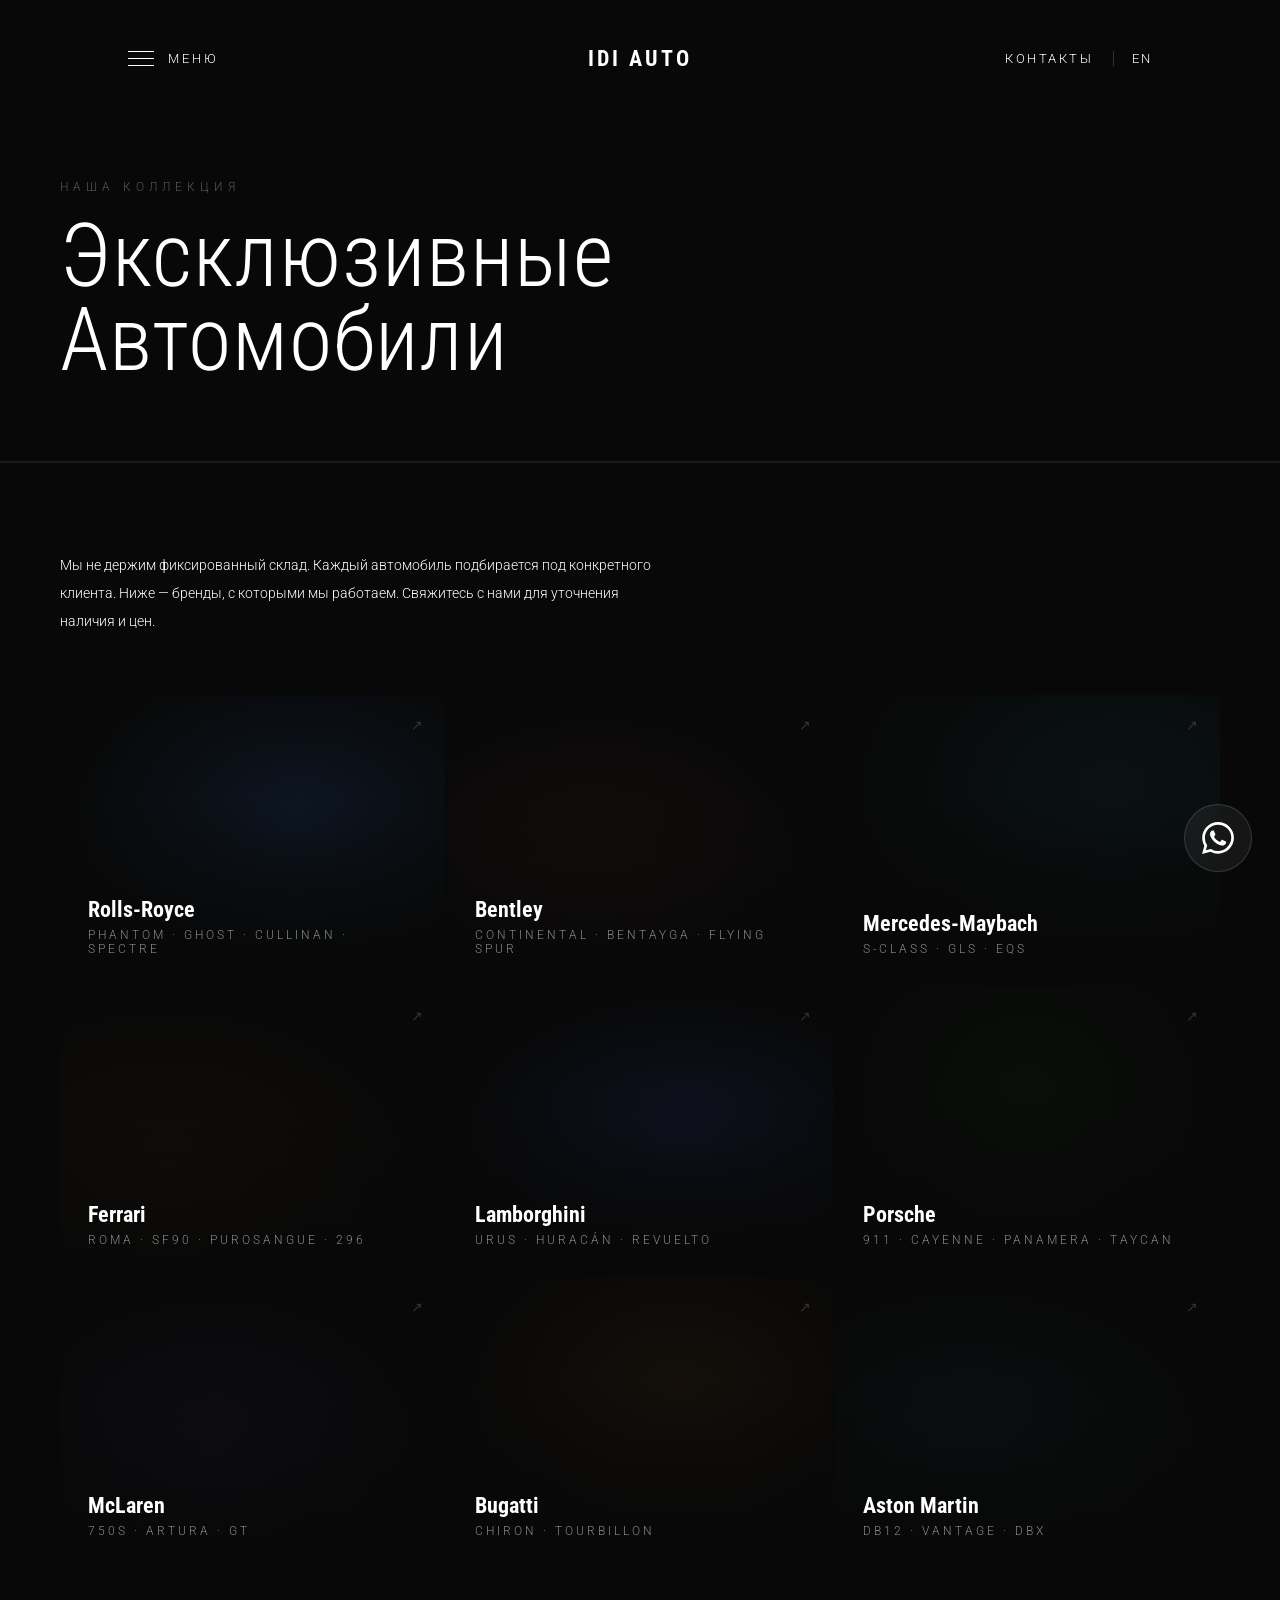
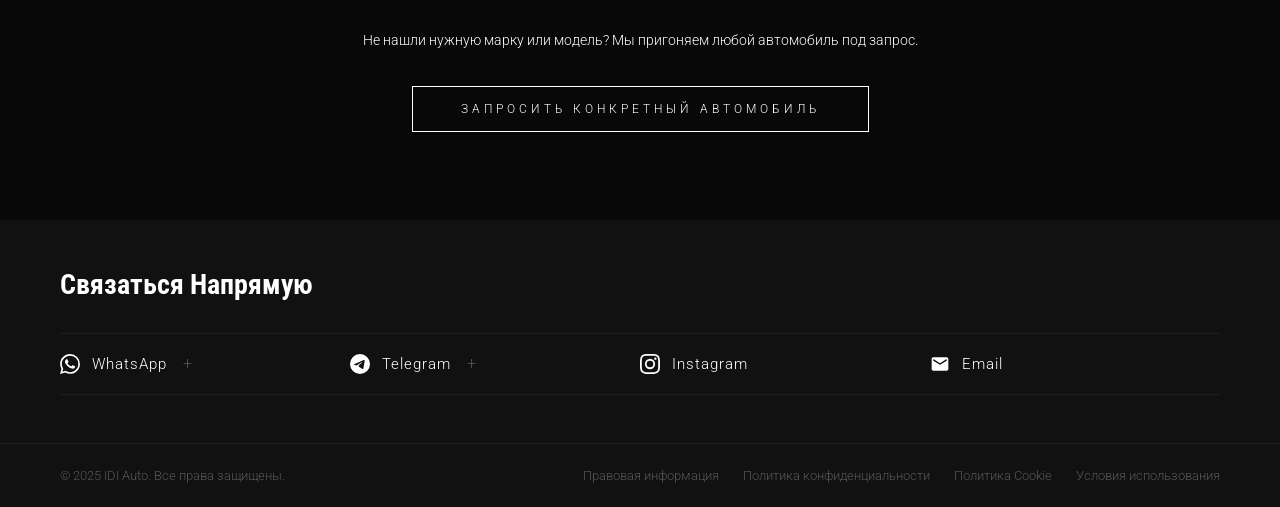
<file: cars.html>
<!DOCTYPE html><html lang="ru"><head>
  <meta charset="UTF-8"><meta name="viewport" content="width=device-width,initial-scale=1">
  <title>Automobiles — IDI Auto</title>

  <meta name="description" content="Подбор и пригон эксклюзивных автомобилей премиум-класса: Rolls-Royce, Bentley, Mercedes-Maybach, Ferrari, Lamborghini, Porsche, McLaren, Bugatti, Aston Martin. Любая модель под заказ.">
  <meta name="keywords" content="пригон автомобилей, премиум авто, Rolls-Royce, Bentley, Maybach, Ferrari, Lamborghini, Porsche, авто из Европы, авто из США, авто из ОАЭ, импорт авто Казахстан, импорт авто Россия, luxury car import, Dubai car import">
  <meta name="robots" content="index, follow">
  <link rel="canonical" href="https://YOURUSERNAME.github.io/idi-auto/cars.html">

  <meta property="og:type" content="website">
  <meta property="og:title" content="Каталог Брендов — Rolls-Royce, Bentley, Ferrari, Lamborghini, Porsche | IDI Auto">
  <meta property="og:description" content="Подбор и пригон эксклюзивных автомобилей премиум-класса: Rolls-Royce, Bentley, Mercedes-Maybach, Ferrari, Lamborghini, Porsche, McLaren, Bugatti, Aston Martin. Любая модель под заказ.">
  <meta property="og:url" content="https://YOURUSERNAME.github.io/idi-auto/cars.html">
  <meta property="og:image" content="https://YOURUSERNAME.github.io/idi-auto/images/og-cover.jpg">
  <meta property="og:locale" content="ru_RU">
  <meta property="og:site_name" content="IDI Auto">

  <meta name="twitter:card" content="summary_large_image">
  <meta name="twitter:title" content="Каталог Брендов — Rolls-Royce, Bentley, Ferrari, Lamborghini, Porsche | IDI Auto">
  <meta name="twitter:description" content="Подбор и пригон эксклюзивных автомобилей премиум-класса: Rolls-Royce, Bentley, Mercedes-Maybach, Ferrari, Lamborghini, Porsche, McLaren, Bugatti, Aston Martin. Любая модель под заказ.">
  <meta name="twitter:image" content="https://YOURUSERNAME.github.io/idi-auto/images/og-cover.jpg">

  <link rel="icon" type="image/png" href="images/favicon.png">
  <link href="https://fonts.googleapis.com/css2?family=Roboto+Condensed:wght@300;400;700;900&family=Roboto:wght@300;400&display=swap" rel="stylesheet">
  <link rel="stylesheet" href="css/style.css">
</head><body>
<div class="menu-overlay" id="menuOverlay">
  <span class="menu-close" onclick="closeMenu()" data-i18n="nav.close">Close</span>
  <nav class="menu-links">
    <a href="index.html"    data-i18n="nav.home">Home</a>
    <a href="cars.html"     data-i18n="nav.cars">Automobiles</a>
    <a href="order.html"    data-i18n="nav.order">Import</a>
    <a href="services.html" data-i18n="nav.services">Services</a>
    <a href="about.html"    data-i18n="nav.about">About</a>
    <a href="contact.html"  data-i18n="nav.contact">Contact</a>
  </nav>
</div>
<header class="nav" id="mainNav">
  <div class="nav-burger" onclick="openMenu()">
    <div class="burger-lines"><span></span><span></span><span></span></div>
    <span class="burger-label" data-i18n="nav.menu">Menu</span>
  </div>
  <a href="index.html" class="nav-logo">IDI Auto</a>
  <div class="nav-right">
    <a href="contact.html" data-i18n="nav.contact">Contact</a>
    <div class="lang-switcher">
      <button class="lang-btn" onclick="switchLang('en')">EN</button>
    </div>
  </div>
</header>
<div class="page-hero reveal"><p class="page-hero-eyebrow" data-i18n="cars.eyebrow">Our Collection</p><h1 class="page-hero-title" data-i18n-html="cars.title">Exclusive<br>Automobiles</h1></div>
<div class="div"></div>
<section class="section">
  <p style="font-size:14px;font-weight:300;line-height:2;max-width:600px;margin-bottom:60px" class="reveal" data-i18n="cars.intro">We do not maintain a fixed stock.</p>
  <div class="fleet-grid">
    <div class="fleet-card reveal"><span class="fleet-arrow">↗</span><div class="fleet-brand">Rolls&#8209;Royce</div><div class="fleet-tag">Phantom · Ghost · Cullinan · Spectre</div></div>
    <div class="fleet-card reveal d1"><span class="fleet-arrow">↗</span><div class="fleet-brand">Bentley</div><div class="fleet-tag">Continental · Bentayga · Flying Spur</div></div>
    <div class="fleet-card reveal d2"><span class="fleet-arrow">↗</span><div class="fleet-brand">Mercedes&#8209;Maybach</div><div class="fleet-tag">S&#8209;Class · GLS · EQS</div></div>
    <div class="fleet-card reveal"><span class="fleet-arrow">↗</span><div class="fleet-brand">Ferrari</div><div class="fleet-tag">Roma · SF90 · Purosangue · 296</div></div>
    <div class="fleet-card reveal d1"><span class="fleet-arrow">↗</span><div class="fleet-brand">Lamborghini</div><div class="fleet-tag">Urus · Huracán · Revuelto</div></div>
    <div class="fleet-card reveal d2"><span class="fleet-arrow">↗</span><div class="fleet-brand">Porsche</div><div class="fleet-tag">911 · Cayenne · Panamera · Taycan</div></div>
    <div class="fleet-card reveal"><span class="fleet-arrow">↗</span><div class="fleet-brand">McLaren</div><div class="fleet-tag">750S · Artura · GT</div></div>
    <div class="fleet-card reveal d1"><span class="fleet-arrow">↗</span><div class="fleet-brand">Bugatti</div><div class="fleet-tag">Chiron · Tourbillon</div></div>
    <div class="fleet-card reveal d2"><span class="fleet-arrow">↗</span><div class="fleet-brand">Aston Martin</div><div class="fleet-tag">DB12 · Vantage · DBX</div></div>
  </div>
  <div style="margin-top:60px;text-align:center" class="reveal">
    <p style="font-size:14px;font-weight:300;line-height:2;margin-bottom:32px" data-i18n="cars.cta.text">Don't see the brand? We source any vehicle on request.</p>
    <a href="order.html" class="btn-ghost" data-i18n="cars.cta.btn">Request a Specific Vehicle</a>
  </div>
</section>
<div class="socials-section">
  <div class="socials-inner">
    <h3 class="socials-title" data-i18n="socials.title">Contact Us Directly</h3>
    <div class="socials-row">
      <a class="social-item" href="https://wa.me/YOURNUMBER" target="_blank">
        <svg class="social-icon" viewBox="0 0 24 24" fill="white"><path d="M17.472 14.382c-.297-.149-1.758-.867-2.03-.967-.273-.099-.471-.148-.67.15-.197.297-.767.966-.94 1.164-.173.199-.347.223-.644.075-.297-.15-1.255-.463-2.39-1.475-.883-.788-1.48-1.761-1.653-2.059-.173-.297-.018-.458.13-.606.134-.133.298-.347.446-.52.149-.174.198-.298.298-.497.099-.198.05-.371-.025-.52-.075-.149-.669-1.612-.916-2.207-.242-.579-.487-.5-.669-.51-.173-.008-.371-.01-.57-.01-.198 0-.52.074-.792.372-.272.297-1.04 1.016-1.04 2.479 0 1.462 1.065 2.875 1.213 3.074.149.198 2.096 3.2 5.077 4.487.709.306 1.262.489 1.694.625.712.227 1.36.195 1.871.118.571-.085 1.758-.719 2.006-1.413.248-.694.248-1.289.173-1.413-.074-.124-.272-.198-.57-.347m-5.421 7.403h-.004a9.87 9.87 0 01-5.031-1.378l-.361-.214-3.741.982.998-3.648-.235-.374a9.86 9.86 0 01-1.51-5.26c.001-5.45 4.436-9.884 9.888-9.884 2.64 0 5.122 1.03 6.988 2.898a9.825 9.825 0 012.893 6.994c-.003 5.45-4.437 9.884-9.885 9.884m8.413-18.297A11.815 11.815 0 0012.05 0C5.495 0 .16 5.335.157 11.892c0 2.096.547 4.142 1.588 5.945L.057 24l6.305-1.654a11.882 11.882 0 005.683 1.448h.005c6.554 0 11.89-5.335 11.893-11.893a11.821 11.821 0 00-3.48-8.413z"/></svg>
        <span class="social-name">WhatsApp</span><span class="social-plus">+</span>
      </a>
      <a class="social-item" href="https://t.me/YOURUSERNAME" target="_blank">
        <svg class="social-icon" viewBox="0 0 24 24" fill="white"><path d="M11.944 0A12 12 0 0 0 0 12a12 12 0 0 0 12 12 12 12 0 0 0 12-12A12 12 0 0 0 12 0a12 12 0 0 0-.056 0zm4.962 7.224c.1-.002.321.023.465.14a.506.506 0 0 1 .171.325c.016.093.036.306.02.472-.18 1.898-.962 6.502-1.36 8.627-.168.9-.499 1.201-.82 1.23-.696.065-1.225-.46-1.9-.902-1.056-.693-1.653-1.124-2.678-1.8-1.185-.78-.417-1.21.258-1.91.177-.184 3.247-2.977 3.307-3.23.007-.032.014-.15-.056-.212s-.174-.041-.249-.024c-.106.024-1.793 1.14-5.061 3.345-.48.33-.913.49-1.302.48-.428-.008-1.252-.241-1.865-.44-.752-.245-1.349-.374-1.297-.789.027-.216.325-.437.893-.663 3.498-1.524 5.83-2.529 6.998-3.014 3.332-1.386 4.025-1.627 4.476-1.635z"/></svg>
        <span class="social-name">Telegram</span><span class="social-plus">+</span>
      </a>
      <a class="social-item" href="https://instagram.com/YOURUSERNAME" target="_blank">
        <svg class="social-icon" viewBox="0 0 24 24" fill="white"><path d="M12 2.163c3.204 0 3.584.012 4.85.07 3.252.148 4.771 1.691 4.919 4.919.058 1.265.069 1.645.069 4.849 0 3.205-.012 3.584-.069 4.849-.149 3.225-1.664 4.771-4.919 4.919-1.266.058-1.644.07-4.85.07-3.204 0-3.584-.012-4.849-.07-3.26-.149-4.771-1.699-4.919-4.92-.058-1.265-.07-1.644-.07-4.849 0-3.204.013-3.583.07-4.849.149-3.227 1.664-4.771 4.919-4.919 1.266-.057 1.645-.069 4.849-.069zM12 0C8.741 0 8.333.014 7.053.072 2.695.272.273 2.69.073 7.052.014 8.333 0 8.741 0 12c0 3.259.014 3.668.072 4.948.2 4.358 2.618 6.78 6.98 6.98C8.333 23.986 8.741 24 12 24c3.259 0 3.668-.014 4.948-.072 4.354-.2 6.782-2.618 6.979-6.98.059-1.28.073-1.689.073-4.948 0-3.259-.014-3.667-.072-4.947-.196-4.354-2.617-6.78-6.979-6.98C15.668.014 15.259 0 12 0zm0 5.838a6.162 6.162 0 1 0 0 12.324 6.162 6.162 0 0 0 0-12.324zM12 16a4 4 0 1 1 0-8 4 4 0 0 1 0 8zm6.406-11.845a1.44 1.44 0 1 0 0 2.881 1.44 1.44 0 0 0 0-2.881z"/></svg>
        <span class="social-name">Instagram</span>
      </a>
      <a class="social-item" href="mailto:info@idiauto.com">
        <svg class="social-icon" viewBox="0 0 24 24" fill="white"><path d="M20 4H4c-1.1 0-2 .9-2 2v12c0 1.1.9 2 2 2h16c1.1 0 2-.9 2-2V6c0-1.1-.9-2-2-2zm0 4l-8 5-8-5V6l8 5 8-5v2z"/></svg>
        <span class="social-name">Email</span>
      </a>
    </div>
  </div>
  <div class="footer-bottom">
    <span class="footer-copy" data-i18n="footer.copy">© 2025 IDI Auto. All rights reserved.</span>
    <div class="footer-legal">
      <a href="legal.html" data-i18n="footer.legal">Legal Notice</a>
      <a href="legal.html" data-i18n="footer.privacy">Privacy Policy</a>
      <a href="legal.html" data-i18n="footer.cookie">Cookie Policy</a>
      <a href="legal.html" data-i18n="footer.terms">Terms of Service</a>
    </div>
  </div>
</div>
<a class="whatsapp-float" href="https://wa.me/YOURNUMBER" target="_blank" aria-label="WhatsApp">
  <svg viewBox="0 0 24 24" fill="white"><path d="M17.472 14.382c-.297-.149-1.758-.867-2.03-.967-.273-.099-.471-.148-.67.15-.197.297-.767.966-.94 1.164-.173.199-.347.223-.644.075-.297-.15-1.255-.463-2.39-1.475-.883-.788-1.48-1.761-1.653-2.059-.173-.297-.018-.458.13-.606.134-.133.298-.347.446-.52.149-.174.198-.298.298-.497.099-.198.05-.371-.025-.52-.075-.149-.669-1.612-.916-2.207-.242-.579-.487-.5-.669-.51-.173-.008-.371-.01-.57-.01-.198 0-.52.074-.792.372-.272.297-1.04 1.016-1.04 2.479 0 1.462 1.065 2.875 1.213 3.074.149.198 2.096 3.2 5.077 4.487.709.306 1.262.489 1.694.625.712.227 1.36.195 1.871.118.571-.085 1.758-.719 2.006-1.413.248-.694.248-1.289.173-1.413-.074-.124-.272-.198-.57-.347m-5.421 7.403h-.004a9.87 9.87 0 01-5.031-1.378l-.361-.214-3.741.982.998-3.648-.235-.374a9.86 9.86 0 01-1.51-5.26c.001-5.45 4.436-9.884 9.888-9.884 2.64 0 5.122 1.03 6.988 2.898a9.825 9.825 0 012.893 6.994c-.003 5.45-4.437 9.884-9.885 9.884m8.413-18.297A11.815 11.815 0 0012.05 0C5.495 0 .16 5.335.157 11.892c0 2.096.547 4.142 1.588 5.945L.057 24l6.305-1.654a11.882 11.882 0 005.683 1.448h.005c6.554 0 11.89-5.335 11.893-11.893a11.821 11.821 0 00-3.48-8.413z"/></svg>
</a>
<script src="js/i18n.js"></script><script src="js/main.js"></script>
</body></html>
</file>
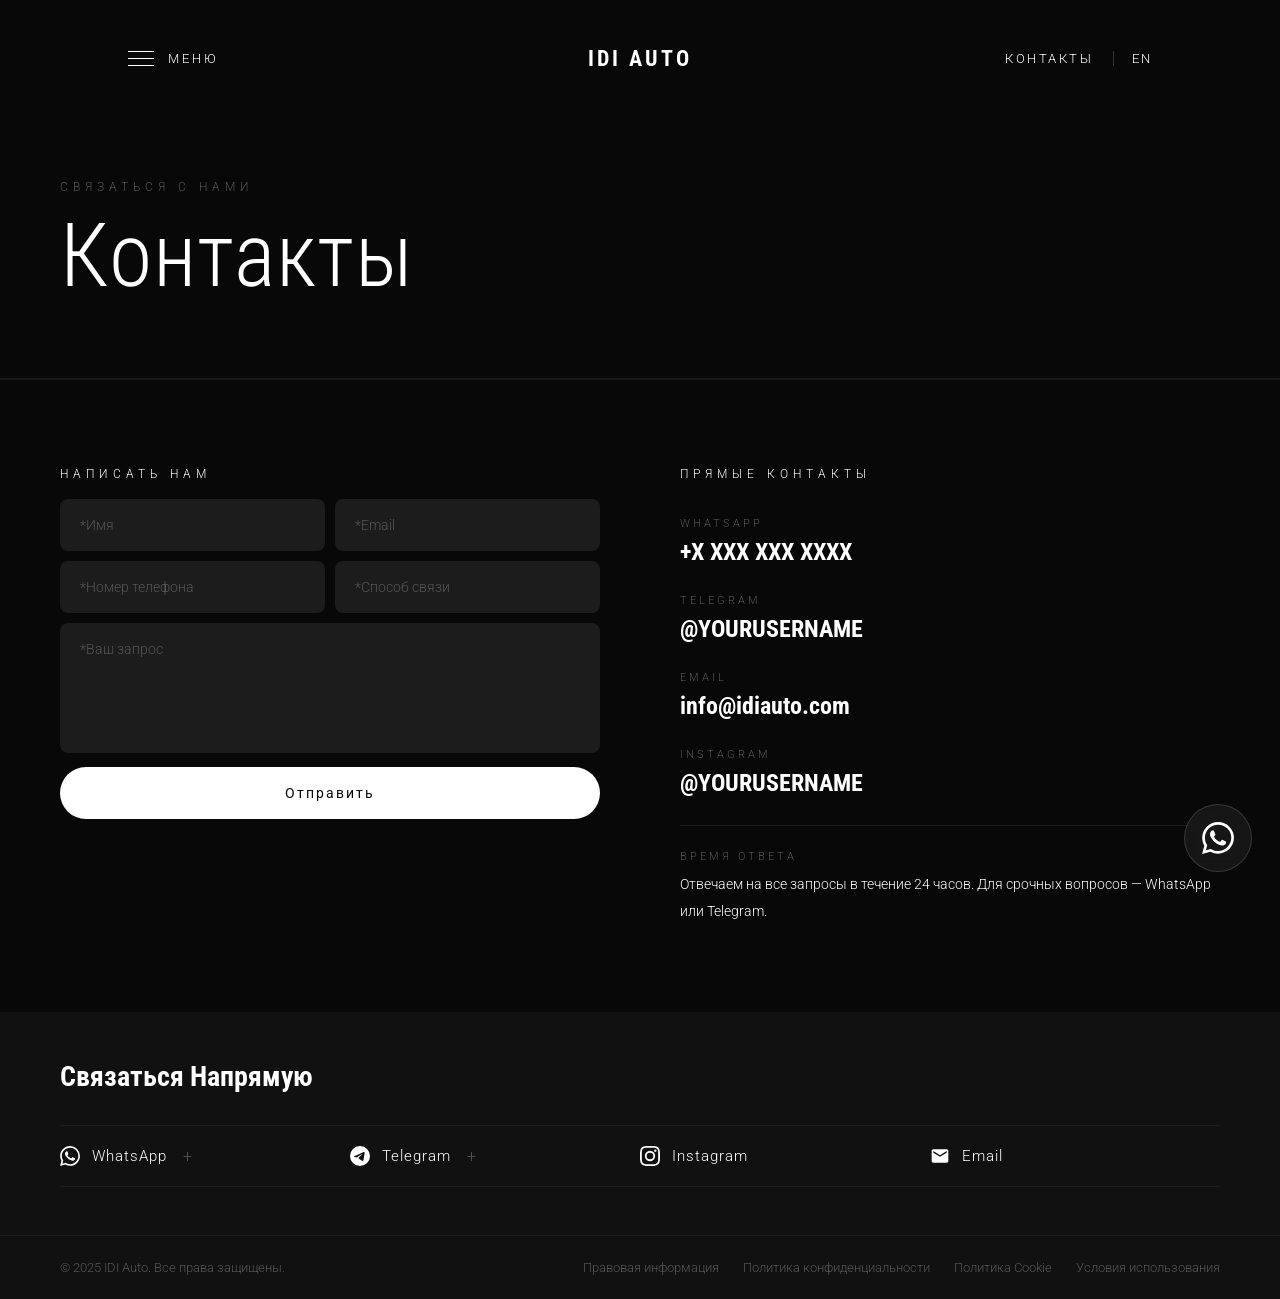
<file: contact.html>
<!DOCTYPE html><html lang="ru"><head>
  <meta charset="UTF-8"><meta name="viewport" content="width=device-width,initial-scale=1">
  <title>Contact — IDI Auto</title>

  <meta name="description" content="Свяжитесь с IDI Auto по WhatsApp, Telegram, Email или через форму на сайте. Отвечаем в течение 24 часов. Доставка в Россию, Казахстан, ОАЭ.">
  <meta name="keywords" content="пригон автомобилей, премиум авто, Rolls-Royce, Bentley, Maybach, Ferrari, Lamborghini, Porsche, авто из Европы, авто из США, авто из ОАЭ, импорт авто Казахстан, импорт авто Россия, luxury car import, Dubai car import">
  <meta name="robots" content="index, follow">
  <link rel="canonical" href="https://YOURUSERNAME.github.io/idi-auto/contact.html">

  <meta property="og:type" content="website">
  <meta property="og:title" content="Контакты — IDI Auto | Пригон Премиальных Автомобилей">
  <meta property="og:description" content="Свяжитесь с IDI Auto по WhatsApp, Telegram, Email или через форму на сайте. Отвечаем в течение 24 часов. Доставка в Россию, Казахстан, ОАЭ.">
  <meta property="og:url" content="https://YOURUSERNAME.github.io/idi-auto/contact.html">
  <meta property="og:image" content="https://YOURUSERNAME.github.io/idi-auto/images/og-cover.jpg">
  <meta property="og:locale" content="ru_RU">
  <meta property="og:site_name" content="IDI Auto">

  <meta name="twitter:card" content="summary_large_image">
  <meta name="twitter:title" content="Контакты — IDI Auto | Пригон Премиальных Автомобилей">
  <meta name="twitter:description" content="Свяжитесь с IDI Auto по WhatsApp, Telegram, Email или через форму на сайте. Отвечаем в течение 24 часов. Доставка в Россию, Казахстан, ОАЭ.">
  <meta name="twitter:image" content="https://YOURUSERNAME.github.io/idi-auto/images/og-cover.jpg">

  <link rel="icon" type="image/png" href="images/favicon.png">
  <link href="https://fonts.googleapis.com/css2?family=Roboto+Condensed:wght@300;400;700;900&family=Roboto:wght@300;400&display=swap" rel="stylesheet">
  <link rel="stylesheet" href="css/style.css">
</head><body>
<div class="menu-overlay" id="menuOverlay">
  <span class="menu-close" onclick="closeMenu()" data-i18n="nav.close">Close</span>
  <nav class="menu-links">
    <a href="index.html"    data-i18n="nav.home">Home</a>
    <a href="cars.html"     data-i18n="nav.cars">Automobiles</a>
    <a href="order.html"    data-i18n="nav.order">Import</a>
    <a href="services.html" data-i18n="nav.services">Services</a>
    <a href="about.html"    data-i18n="nav.about">About</a>
    <a href="contact.html"  data-i18n="nav.contact">Contact</a>
  </nav>
</div>
<header class="nav" id="mainNav">
  <div class="nav-burger" onclick="openMenu()">
    <div class="burger-lines"><span></span><span></span><span></span></div>
    <span class="burger-label" data-i18n="nav.menu">Menu</span>
  </div>
  <a href="index.html" class="nav-logo">IDI Auto</a>
  <div class="nav-right">
    <a href="contact.html" data-i18n="nav.contact">Contact</a>
    <div class="lang-switcher">
      <button class="lang-btn" onclick="switchLang('en')">EN</button>
    </div>
  </div>
</header>
<div class="page-hero reveal"><p class="page-hero-eyebrow" data-i18n="contact.eyebrow">Get In Touch</p><h1 class="page-hero-title" data-i18n-html="contact.title">Contact<br>Us</h1></div>
<div class="div"></div>
<section class="resp-2col resp-pad" style="padding:88px 60px;display:grid;grid-template-columns:1fr 1fr;gap:80px;align-items:start">
  <div class="reveal">
    <p class="eyebrow" style="margin-bottom:18px" data-i18n="form.eyebrow">Get In Touch</p>
    <div class="form-wrap">
      <div class="form-row">
        <input class="form-field" type="text"  data-i18n-placeholder="form.name"  placeholder="*Name">
        <input class="form-field" type="email" data-i18n-placeholder="form.email" placeholder="*Email">
      </div>
      <div class="form-row">
        <input class="form-field" type="tel"  data-i18n-placeholder="form.phone" placeholder="*Phone Number">
        <input class="form-field" type="text" data-i18n-placeholder="form.via"   placeholder="*Contact Me Via">
      </div>
      <textarea class="form-field" data-i18n-placeholder="form.request" placeholder="*Your Request"></textarea>
      <button class="btn-send" data-i18n="form.send">Send Form</button>
    </div>
  </div>
  <div class="reveal d1">
    <p class="eyebrow" style="margin-bottom:36px" data-i18n="contact.direct">Direct Contacts</p>
    <div style="display:flex;flex-direction:column;gap:28px">
      <div><p style="font-size:11px;font-weight:300;letter-spacing:3px;text-transform:uppercase;color:#555;margin-bottom:8px">WhatsApp</p><a href="https://wa.me/YOURNUMBER" style="font-family:'Roboto Condensed',sans-serif;font-size:24px;font-weight:700">+X XXX XXX XXXX</a></div>
      <div><p style="font-size:11px;font-weight:300;letter-spacing:3px;text-transform:uppercase;color:#555;margin-bottom:8px">Telegram</p><a href="https://t.me/YOURUSERNAME" style="font-family:'Roboto Condensed',sans-serif;font-size:24px;font-weight:700">@YOURUSERNAME</a></div>
      <div><p style="font-size:11px;font-weight:300;letter-spacing:3px;text-transform:uppercase;color:#555;margin-bottom:8px">Email</p><a href="mailto:info@idiauto.com" style="font-family:'Roboto Condensed',sans-serif;font-size:24px;font-weight:700">info@idiauto.com</a></div>
      <div><p style="font-size:11px;font-weight:300;letter-spacing:3px;text-transform:uppercase;color:#555;margin-bottom:8px">Instagram</p><a href="https://instagram.com/YOURUSERNAME" style="font-family:'Roboto Condensed',sans-serif;font-size:24px;font-weight:700">@YOURUSERNAME</a></div>
      <div style="padding-top:24px;border-top:.5px solid var(--b)">
        <p style="font-size:11px;font-weight:300;letter-spacing:3px;text-transform:uppercase;color:#555;margin-bottom:8px" data-i18n="contact.response.label">Response Time</p>
        <p style="font-size:14px;font-weight:300;line-height:1.9" data-i18n="contact.response.text">We respond within 24 hours.</p>
      </div>
    </div>
  </div>
</section>
<div class="socials-section">
  <div class="socials-inner">
    <h3 class="socials-title" data-i18n="socials.title">Contact Us Directly</h3>
    <div class="socials-row">
      <a class="social-item" href="https://wa.me/YOURNUMBER" target="_blank">
        <svg class="social-icon" viewBox="0 0 24 24" fill="white"><path d="M17.472 14.382c-.297-.149-1.758-.867-2.03-.967-.273-.099-.471-.148-.67.15-.197.297-.767.966-.94 1.164-.173.199-.347.223-.644.075-.297-.15-1.255-.463-2.39-1.475-.883-.788-1.48-1.761-1.653-2.059-.173-.297-.018-.458.13-.606.134-.133.298-.347.446-.52.149-.174.198-.298.298-.497.099-.198.05-.371-.025-.52-.075-.149-.669-1.612-.916-2.207-.242-.579-.487-.5-.669-.51-.173-.008-.371-.01-.57-.01-.198 0-.52.074-.792.372-.272.297-1.04 1.016-1.04 2.479 0 1.462 1.065 2.875 1.213 3.074.149.198 2.096 3.2 5.077 4.487.709.306 1.262.489 1.694.625.712.227 1.36.195 1.871.118.571-.085 1.758-.719 2.006-1.413.248-.694.248-1.289.173-1.413-.074-.124-.272-.198-.57-.347m-5.421 7.403h-.004a9.87 9.87 0 01-5.031-1.378l-.361-.214-3.741.982.998-3.648-.235-.374a9.86 9.86 0 01-1.51-5.26c.001-5.45 4.436-9.884 9.888-9.884 2.64 0 5.122 1.03 6.988 2.898a9.825 9.825 0 012.893 6.994c-.003 5.45-4.437 9.884-9.885 9.884m8.413-18.297A11.815 11.815 0 0012.05 0C5.495 0 .16 5.335.157 11.892c0 2.096.547 4.142 1.588 5.945L.057 24l6.305-1.654a11.882 11.882 0 005.683 1.448h.005c6.554 0 11.89-5.335 11.893-11.893a11.821 11.821 0 00-3.48-8.413z"/></svg>
        <span class="social-name">WhatsApp</span><span class="social-plus">+</span>
      </a>
      <a class="social-item" href="https://t.me/YOURUSERNAME" target="_blank">
        <svg class="social-icon" viewBox="0 0 24 24" fill="white"><path d="M11.944 0A12 12 0 0 0 0 12a12 12 0 0 0 12 12 12 12 0 0 0 12-12A12 12 0 0 0 12 0a12 12 0 0 0-.056 0zm4.962 7.224c.1-.002.321.023.465.14a.506.506 0 0 1 .171.325c.016.093.036.306.02.472-.18 1.898-.962 6.502-1.36 8.627-.168.9-.499 1.201-.82 1.23-.696.065-1.225-.46-1.9-.902-1.056-.693-1.653-1.124-2.678-1.8-1.185-.78-.417-1.21.258-1.91.177-.184 3.247-2.977 3.307-3.23.007-.032.014-.15-.056-.212s-.174-.041-.249-.024c-.106.024-1.793 1.14-5.061 3.345-.48.33-.913.49-1.302.48-.428-.008-1.252-.241-1.865-.44-.752-.245-1.349-.374-1.297-.789.027-.216.325-.437.893-.663 3.498-1.524 5.83-2.529 6.998-3.014 3.332-1.386 4.025-1.627 4.476-1.635z"/></svg>
        <span class="social-name">Telegram</span><span class="social-plus">+</span>
      </a>
      <a class="social-item" href="https://instagram.com/YOURUSERNAME" target="_blank">
        <svg class="social-icon" viewBox="0 0 24 24" fill="white"><path d="M12 2.163c3.204 0 3.584.012 4.85.07 3.252.148 4.771 1.691 4.919 4.919.058 1.265.069 1.645.069 4.849 0 3.205-.012 3.584-.069 4.849-.149 3.225-1.664 4.771-4.919 4.919-1.266.058-1.644.07-4.85.07-3.204 0-3.584-.012-4.849-.07-3.26-.149-4.771-1.699-4.919-4.92-.058-1.265-.07-1.644-.07-4.849 0-3.204.013-3.583.07-4.849.149-3.227 1.664-4.771 4.919-4.919 1.266-.057 1.645-.069 4.849-.069zM12 0C8.741 0 8.333.014 7.053.072 2.695.272.273 2.69.073 7.052.014 8.333 0 8.741 0 12c0 3.259.014 3.668.072 4.948.2 4.358 2.618 6.78 6.98 6.98C8.333 23.986 8.741 24 12 24c3.259 0 3.668-.014 4.948-.072 4.354-.2 6.782-2.618 6.979-6.98.059-1.28.073-1.689.073-4.948 0-3.259-.014-3.667-.072-4.947-.196-4.354-2.617-6.78-6.979-6.98C15.668.014 15.259 0 12 0zm0 5.838a6.162 6.162 0 1 0 0 12.324 6.162 6.162 0 0 0 0-12.324zM12 16a4 4 0 1 1 0-8 4 4 0 0 1 0 8zm6.406-11.845a1.44 1.44 0 1 0 0 2.881 1.44 1.44 0 0 0 0-2.881z"/></svg>
        <span class="social-name">Instagram</span>
      </a>
      <a class="social-item" href="mailto:info@idiauto.com">
        <svg class="social-icon" viewBox="0 0 24 24" fill="white"><path d="M20 4H4c-1.1 0-2 .9-2 2v12c0 1.1.9 2 2 2h16c1.1 0 2-.9 2-2V6c0-1.1-.9-2-2-2zm0 4l-8 5-8-5V6l8 5 8-5v2z"/></svg>
        <span class="social-name">Email</span>
      </a>
    </div>
  </div>
  <div class="footer-bottom">
    <span class="footer-copy" data-i18n="footer.copy">© 2025 IDI Auto. All rights reserved.</span>
    <div class="footer-legal">
      <a href="legal.html" data-i18n="footer.legal">Legal Notice</a>
      <a href="legal.html" data-i18n="footer.privacy">Privacy Policy</a>
      <a href="legal.html" data-i18n="footer.cookie">Cookie Policy</a>
      <a href="legal.html" data-i18n="footer.terms">Terms of Service</a>
    </div>
  </div>
</div>
<a class="whatsapp-float" href="https://wa.me/YOURNUMBER" target="_blank" aria-label="WhatsApp">
  <svg viewBox="0 0 24 24" fill="white"><path d="M17.472 14.382c-.297-.149-1.758-.867-2.03-.967-.273-.099-.471-.148-.67.15-.197.297-.767.966-.94 1.164-.173.199-.347.223-.644.075-.297-.15-1.255-.463-2.39-1.475-.883-.788-1.48-1.761-1.653-2.059-.173-.297-.018-.458.13-.606.134-.133.298-.347.446-.52.149-.174.198-.298.298-.497.099-.198.05-.371-.025-.52-.075-.149-.669-1.612-.916-2.207-.242-.579-.487-.5-.669-.51-.173-.008-.371-.01-.57-.01-.198 0-.52.074-.792.372-.272.297-1.04 1.016-1.04 2.479 0 1.462 1.065 2.875 1.213 3.074.149.198 2.096 3.2 5.077 4.487.709.306 1.262.489 1.694.625.712.227 1.36.195 1.871.118.571-.085 1.758-.719 2.006-1.413.248-.694.248-1.289.173-1.413-.074-.124-.272-.198-.57-.347m-5.421 7.403h-.004a9.87 9.87 0 01-5.031-1.378l-.361-.214-3.741.982.998-3.648-.235-.374a9.86 9.86 0 01-1.51-5.26c.001-5.45 4.436-9.884 9.888-9.884 2.64 0 5.122 1.03 6.988 2.898a9.825 9.825 0 012.893 6.994c-.003 5.45-4.437 9.884-9.885 9.884m8.413-18.297A11.815 11.815 0 0012.05 0C5.495 0 .16 5.335.157 11.892c0 2.096.547 4.142 1.588 5.945L.057 24l6.305-1.654a11.882 11.882 0 005.683 1.448h.005c6.554 0 11.89-5.335 11.893-11.893a11.821 11.821 0 00-3.48-8.413z"/></svg>
</a>
<script src="js/i18n.js"></script><script src="js/main.js"></script>
</body></html>
</file>
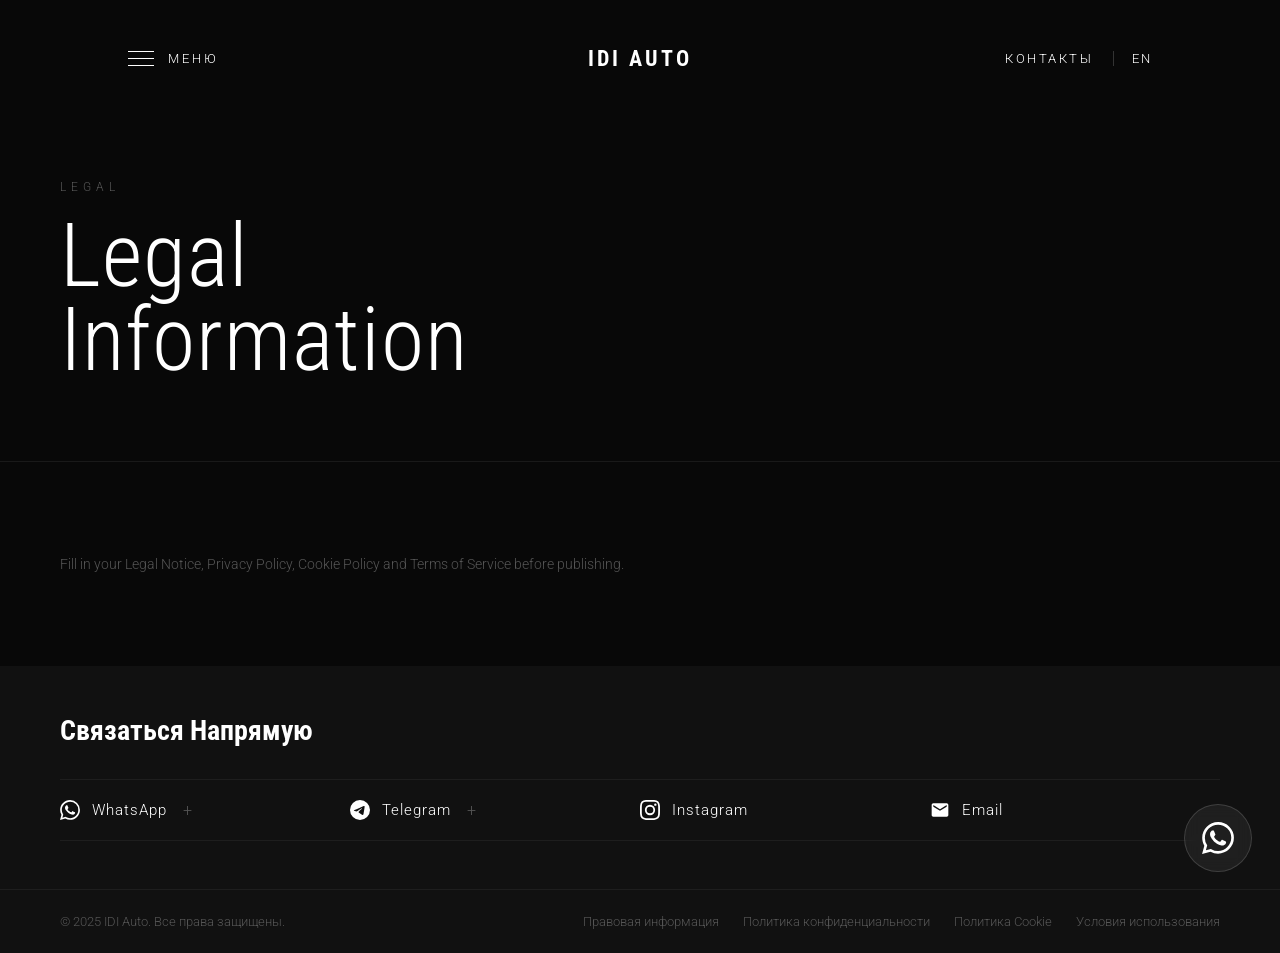
<file: legal.html>
<!DOCTYPE html><html lang="ru"><head>
  <meta charset="UTF-8"><meta name="viewport" content="width=device-width,initial-scale=1">
  <title>Legal — IDI Auto</title>
  <link href="https://fonts.googleapis.com/css2?family=Roboto+Condensed:wght@300;400;700;900&family=Roboto:wght@300;400&display=swap" rel="stylesheet">
  <link rel="stylesheet" href="css/style.css">
</head><body>
<div class="menu-overlay" id="menuOverlay">
  <span class="menu-close" onclick="closeMenu()" data-i18n="nav.close">Close</span>
  <nav class="menu-links">
    <a href="index.html"    data-i18n="nav.home">Home</a>
    <a href="cars.html"     data-i18n="nav.cars">Automobiles</a>
    <a href="order.html"    data-i18n="nav.order">Import</a>
    <a href="services.html" data-i18n="nav.services">Services</a>
    <a href="about.html"    data-i18n="nav.about">About</a>
    <a href="contact.html"  data-i18n="nav.contact">Contact</a>
  </nav>
</div>
<header class="nav" id="mainNav">
  <div class="nav-burger" onclick="openMenu()">
    <div class="burger-lines"><span></span><span></span><span></span></div>
    <span class="burger-label" data-i18n="nav.menu">Menu</span>
  </div>
  <a href="index.html" class="nav-logo">IDI Auto</a>
  <div class="nav-right">
    <a href="contact.html" data-i18n="nav.contact">Contact</a>
    <div class="lang-switcher">
      <button class="lang-btn" onclick="switchLang('en')">EN</button>
    </div>
  </div>
</header>
<div class="page-hero"><p class="page-hero-eyebrow">Legal</p><h1 class="page-hero-title">Legal<br>Information</h1></div>
<section class="section"><div style="max-width:720px"><p style="font-size:14px;font-weight:300;line-height:2;color:#555">Fill in your Legal Notice, Privacy Policy, Cookie Policy and Terms of Service before publishing.</p></div></section>
<div class="socials-section">
  <div class="socials-inner">
    <h3 class="socials-title" data-i18n="socials.title">Contact Us Directly</h3>
    <div class="socials-row">
      <a class="social-item" href="https://wa.me/YOURNUMBER" target="_blank">
        <svg class="social-icon" viewBox="0 0 24 24" fill="white"><path d="M17.472 14.382c-.297-.149-1.758-.867-2.03-.967-.273-.099-.471-.148-.67.15-.197.297-.767.966-.94 1.164-.173.199-.347.223-.644.075-.297-.15-1.255-.463-2.39-1.475-.883-.788-1.48-1.761-1.653-2.059-.173-.297-.018-.458.13-.606.134-.133.298-.347.446-.52.149-.174.198-.298.298-.497.099-.198.05-.371-.025-.52-.075-.149-.669-1.612-.916-2.207-.242-.579-.487-.5-.669-.51-.173-.008-.371-.01-.57-.01-.198 0-.52.074-.792.372-.272.297-1.04 1.016-1.04 2.479 0 1.462 1.065 2.875 1.213 3.074.149.198 2.096 3.2 5.077 4.487.709.306 1.262.489 1.694.625.712.227 1.36.195 1.871.118.571-.085 1.758-.719 2.006-1.413.248-.694.248-1.289.173-1.413-.074-.124-.272-.198-.57-.347m-5.421 7.403h-.004a9.87 9.87 0 01-5.031-1.378l-.361-.214-3.741.982.998-3.648-.235-.374a9.86 9.86 0 01-1.51-5.26c.001-5.45 4.436-9.884 9.888-9.884 2.64 0 5.122 1.03 6.988 2.898a9.825 9.825 0 012.893 6.994c-.003 5.45-4.437 9.884-9.885 9.884m8.413-18.297A11.815 11.815 0 0012.05 0C5.495 0 .16 5.335.157 11.892c0 2.096.547 4.142 1.588 5.945L.057 24l6.305-1.654a11.882 11.882 0 005.683 1.448h.005c6.554 0 11.89-5.335 11.893-11.893a11.821 11.821 0 00-3.48-8.413z"/></svg>
        <span class="social-name">WhatsApp</span><span class="social-plus">+</span>
      </a>
      <a class="social-item" href="https://t.me/YOURUSERNAME" target="_blank">
        <svg class="social-icon" viewBox="0 0 24 24" fill="white"><path d="M11.944 0A12 12 0 0 0 0 12a12 12 0 0 0 12 12 12 12 0 0 0 12-12A12 12 0 0 0 12 0a12 12 0 0 0-.056 0zm4.962 7.224c.1-.002.321.023.465.14a.506.506 0 0 1 .171.325c.016.093.036.306.02.472-.18 1.898-.962 6.502-1.36 8.627-.168.9-.499 1.201-.82 1.23-.696.065-1.225-.46-1.9-.902-1.056-.693-1.653-1.124-2.678-1.8-1.185-.78-.417-1.21.258-1.91.177-.184 3.247-2.977 3.307-3.23.007-.032.014-.15-.056-.212s-.174-.041-.249-.024c-.106.024-1.793 1.14-5.061 3.345-.48.33-.913.49-1.302.48-.428-.008-1.252-.241-1.865-.44-.752-.245-1.349-.374-1.297-.789.027-.216.325-.437.893-.663 3.498-1.524 5.83-2.529 6.998-3.014 3.332-1.386 4.025-1.627 4.476-1.635z"/></svg>
        <span class="social-name">Telegram</span><span class="social-plus">+</span>
      </a>
      <a class="social-item" href="https://instagram.com/YOURUSERNAME" target="_blank">
        <svg class="social-icon" viewBox="0 0 24 24" fill="white"><path d="M12 2.163c3.204 0 3.584.012 4.85.07 3.252.148 4.771 1.691 4.919 4.919.058 1.265.069 1.645.069 4.849 0 3.205-.012 3.584-.069 4.849-.149 3.225-1.664 4.771-4.919 4.919-1.266.058-1.644.07-4.85.07-3.204 0-3.584-.012-4.849-.07-3.26-.149-4.771-1.699-4.919-4.92-.058-1.265-.07-1.644-.07-4.849 0-3.204.013-3.583.07-4.849.149-3.227 1.664-4.771 4.919-4.919 1.266-.057 1.645-.069 4.849-.069zM12 0C8.741 0 8.333.014 7.053.072 2.695.272.273 2.69.073 7.052.014 8.333 0 8.741 0 12c0 3.259.014 3.668.072 4.948.2 4.358 2.618 6.78 6.98 6.98C8.333 23.986 8.741 24 12 24c3.259 0 3.668-.014 4.948-.072 4.354-.2 6.782-2.618 6.979-6.98.059-1.28.073-1.689.073-4.948 0-3.259-.014-3.667-.072-4.947-.196-4.354-2.617-6.78-6.979-6.98C15.668.014 15.259 0 12 0zm0 5.838a6.162 6.162 0 1 0 0 12.324 6.162 6.162 0 0 0 0-12.324zM12 16a4 4 0 1 1 0-8 4 4 0 0 1 0 8zm6.406-11.845a1.44 1.44 0 1 0 0 2.881 1.44 1.44 0 0 0 0-2.881z"/></svg>
        <span class="social-name">Instagram</span>
      </a>
      <a class="social-item" href="mailto:info@idiauto.com">
        <svg class="social-icon" viewBox="0 0 24 24" fill="white"><path d="M20 4H4c-1.1 0-2 .9-2 2v12c0 1.1.9 2 2 2h16c1.1 0 2-.9 2-2V6c0-1.1-.9-2-2-2zm0 4l-8 5-8-5V6l8 5 8-5v2z"/></svg>
        <span class="social-name">Email</span>
      </a>
    </div>
  </div>
  <div class="footer-bottom">
    <span class="footer-copy" data-i18n="footer.copy">© 2025 IDI Auto. All rights reserved.</span>
    <div class="footer-legal">
      <a href="legal.html" data-i18n="footer.legal">Legal Notice</a>
      <a href="legal.html" data-i18n="footer.privacy">Privacy Policy</a>
      <a href="legal.html" data-i18n="footer.cookie">Cookie Policy</a>
      <a href="legal.html" data-i18n="footer.terms">Terms of Service</a>
    </div>
  </div>
</div>
<a class="whatsapp-float" href="https://wa.me/YOURNUMBER" target="_blank" aria-label="WhatsApp">
  <svg viewBox="0 0 24 24" fill="white"><path d="M17.472 14.382c-.297-.149-1.758-.867-2.03-.967-.273-.099-.471-.148-.67.15-.197.297-.767.966-.94 1.164-.173.199-.347.223-.644.075-.297-.15-1.255-.463-2.39-1.475-.883-.788-1.48-1.761-1.653-2.059-.173-.297-.018-.458.13-.606.134-.133.298-.347.446-.52.149-.174.198-.298.298-.497.099-.198.05-.371-.025-.52-.075-.149-.669-1.612-.916-2.207-.242-.579-.487-.5-.669-.51-.173-.008-.371-.01-.57-.01-.198 0-.52.074-.792.372-.272.297-1.04 1.016-1.04 2.479 0 1.462 1.065 2.875 1.213 3.074.149.198 2.096 3.2 5.077 4.487.709.306 1.262.489 1.694.625.712.227 1.36.195 1.871.118.571-.085 1.758-.719 2.006-1.413.248-.694.248-1.289.173-1.413-.074-.124-.272-.198-.57-.347m-5.421 7.403h-.004a9.87 9.87 0 01-5.031-1.378l-.361-.214-3.741.982.998-3.648-.235-.374a9.86 9.86 0 01-1.51-5.26c.001-5.45 4.436-9.884 9.888-9.884 2.64 0 5.122 1.03 6.988 2.898a9.825 9.825 0 012.893 6.994c-.003 5.45-4.437 9.884-9.885 9.884m8.413-18.297A11.815 11.815 0 0012.05 0C5.495 0 .16 5.335.157 11.892c0 2.096.547 4.142 1.588 5.945L.057 24l6.305-1.654a11.882 11.882 0 005.683 1.448h.005c6.554 0 11.89-5.335 11.893-11.893a11.821 11.821 0 00-3.48-8.413z"/></svg>
</a>
<script src="js/i18n.js"></script><script src="js/main.js"></script>
</body></html>
</file>
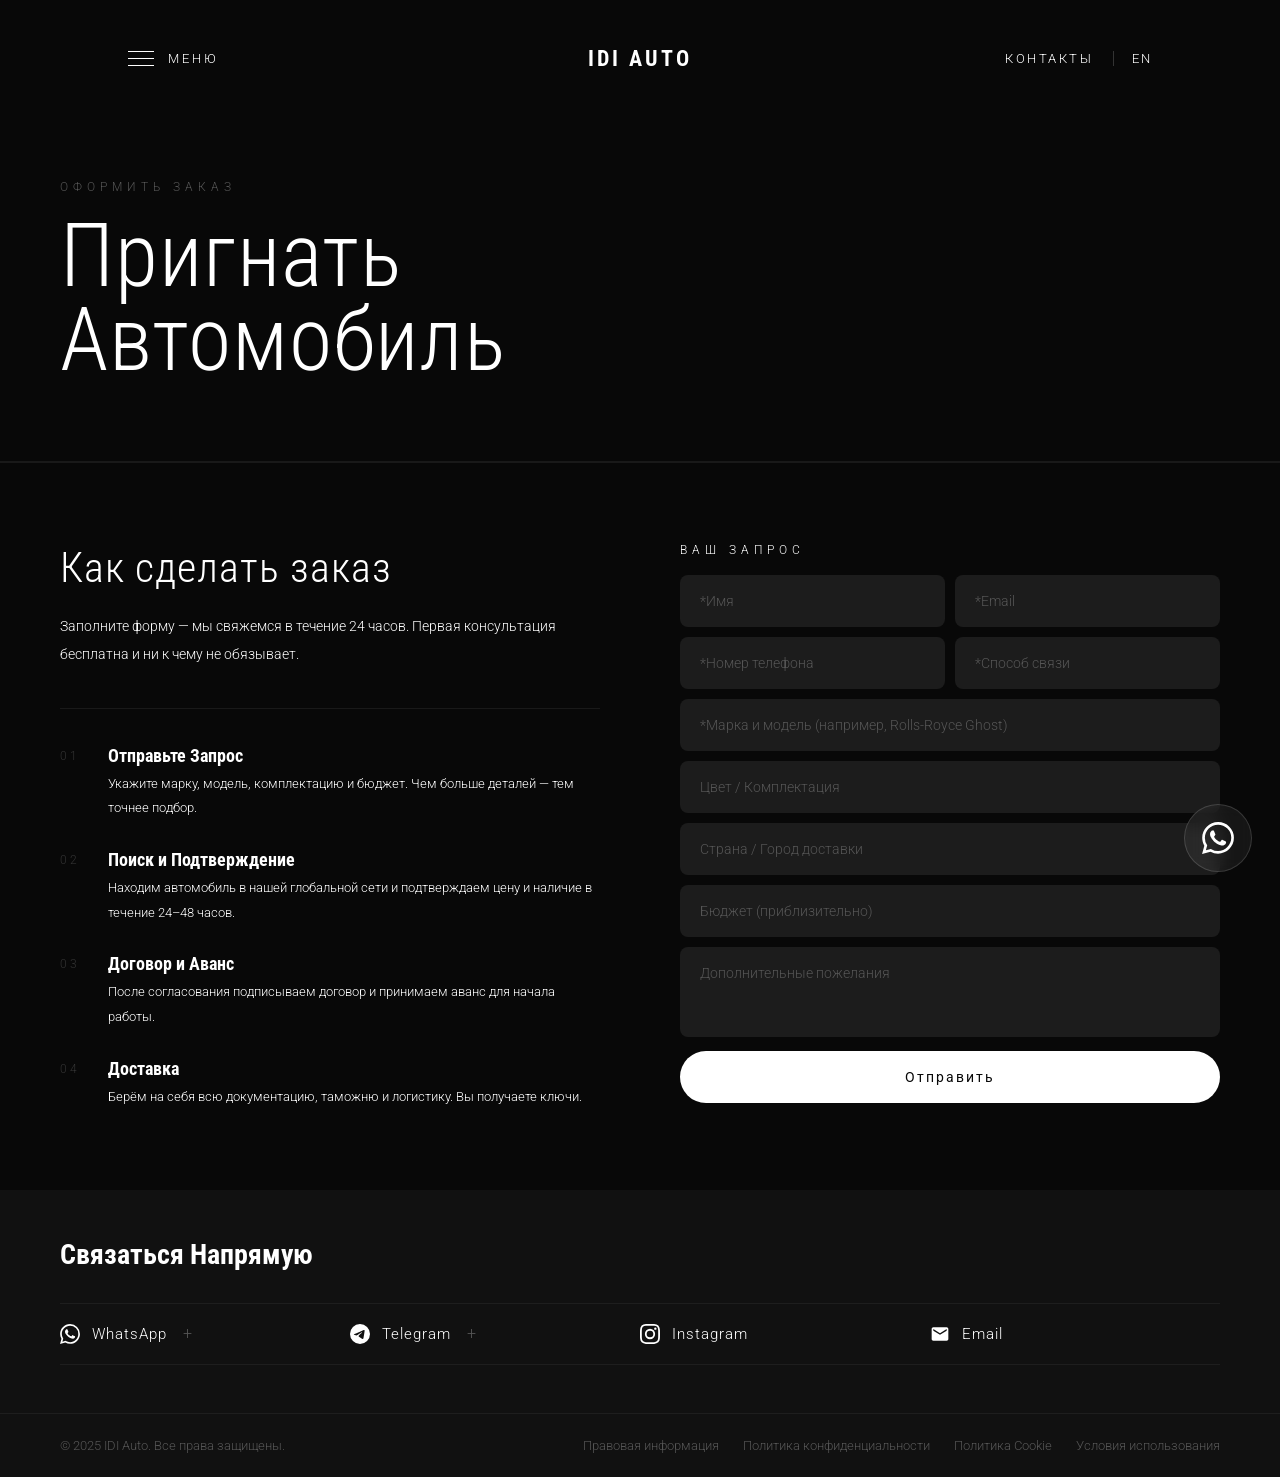
<file: order.html>
<!DOCTYPE html><html lang="ru"><head>
  <meta charset="UTF-8"><meta name="viewport" content="width=device-width,initial-scale=1">
  <title>Import — IDI Auto</title>

  <meta name="description" content="Оформите заявку на пригон премиального автомобиля. Полный цикл: подбор, проверка, таможня, доставка до двери в Россию, Казахстан или ОАЭ. Бесплатная консультация.">
  <meta name="keywords" content="пригон автомобилей, премиум авто, Rolls-Royce, Bentley, Maybach, Ferrari, Lamborghini, Porsche, авто из Европы, авто из США, авто из ОАЭ, импорт авто Казахстан, импорт авто Россия, luxury car import, Dubai car import">
  <meta name="robots" content="index, follow">
  <link rel="canonical" href="https://YOURUSERNAME.github.io/idi-auto/order.html">

  <meta property="og:type" content="website">
  <meta property="og:title" content="Заказать Пригон Автомобиля из Европы, США, ОАЭ | IDI Auto">
  <meta property="og:description" content="Оформите заявку на пригон премиального автомобиля. Полный цикл: подбор, проверка, таможня, доставка до двери в Россию, Казахстан или ОАЭ. Бесплатная консультация.">
  <meta property="og:url" content="https://YOURUSERNAME.github.io/idi-auto/order.html">
  <meta property="og:image" content="https://YOURUSERNAME.github.io/idi-auto/images/og-cover.jpg">
  <meta property="og:locale" content="ru_RU">
  <meta property="og:site_name" content="IDI Auto">

  <meta name="twitter:card" content="summary_large_image">
  <meta name="twitter:title" content="Заказать Пригон Автомобиля из Европы, США, ОАЭ | IDI Auto">
  <meta name="twitter:description" content="Оформите заявку на пригон премиального автомобиля. Полный цикл: подбор, проверка, таможня, доставка до двери в Россию, Казахстан или ОАЭ. Бесплатная консультация.">
  <meta name="twitter:image" content="https://YOURUSERNAME.github.io/idi-auto/images/og-cover.jpg">

  <link rel="icon" type="image/png" href="images/favicon.png">
  <link href="https://fonts.googleapis.com/css2?family=Roboto+Condensed:wght@300;400;700;900&family=Roboto:wght@300;400&display=swap" rel="stylesheet">
  <link rel="stylesheet" href="css/style.css">
  <style>
    .order-grid{display:grid;grid-template-columns:1fr 1fr;gap:80px;align-items:start;padding:80px 60px}
    .steps{display:flex;flex-direction:column;gap:28px;margin-top:40px;padding-top:36px;border-top:.5px solid var(--b)}
    .step{display:flex;gap:20px}
    .step-n{font-size:12px;font-weight:300;letter-spacing:3px;color:#333;min-width:28px;padding-top:4px}
    .step-title{font-family:'Roboto Condensed',sans-serif;font-size:18px;font-weight:700;margin-bottom:6px}
    .step-text{font-size:13px;font-weight:300;line-height:1.9}
    @media (max-width:768px){
      .order-grid{grid-template-columns:1fr;gap:40px;padding:60px 22px}
    }
  </style>
</head><body>
<div class="menu-overlay" id="menuOverlay">
  <span class="menu-close" onclick="closeMenu()" data-i18n="nav.close">Close</span>
  <nav class="menu-links">
    <a href="index.html"    data-i18n="nav.home">Home</a>
    <a href="cars.html"     data-i18n="nav.cars">Automobiles</a>
    <a href="order.html"    data-i18n="nav.order">Import</a>
    <a href="services.html" data-i18n="nav.services">Services</a>
    <a href="about.html"    data-i18n="nav.about">About</a>
    <a href="contact.html"  data-i18n="nav.contact">Contact</a>
  </nav>
</div>
<header class="nav" id="mainNav">
  <div class="nav-burger" onclick="openMenu()">
    <div class="burger-lines"><span></span><span></span><span></span></div>
    <span class="burger-label" data-i18n="nav.menu">Menu</span>
  </div>
  <a href="index.html" class="nav-logo">IDI Auto</a>
  <div class="nav-right">
    <a href="contact.html" data-i18n="nav.contact">Contact</a>
    <div class="lang-switcher">
      <button class="lang-btn" onclick="switchLang('en')">EN</button>
    </div>
  </div>
</header>
<div class="page-hero reveal"><p class="page-hero-eyebrow" data-i18n="order.eyebrow">Start Your Order</p><h1 class="page-hero-title" data-i18n-html="order.title">Import a<br>Vehicle</h1></div>
<div class="div"></div>
<div class="order-grid">
  <div class="reveal">
    <h2 style="font-family:'Roboto Condensed',sans-serif;font-size:clamp(28px,3.5vw,42px);font-weight:300;letter-spacing:1px;margin-bottom:20px" data-i18n="order.h2">How to place an order</h2>
    <p style="font-size:14px;font-weight:300;line-height:2" data-i18n="order.intro">Fill in the form — we will contact you within 24 hours.</p>
    <div class="steps">
      <div class="step"><div class="step-n">01</div><div><div class="step-title" data-i18n="order.s1.title">Submit Your Request</div><div class="step-text" data-i18n="order.s1.text">Tell us the brand, model, specification and budget.</div></div></div>
      <div class="step"><div class="step-n">02</div><div><div class="step-title" data-i18n="order.s2.title">We Search & Confirm</div><div class="step-text" data-i18n="order.s2.text">We locate the vehicle and confirm pricing within 24–48 hours.</div></div></div>
      <div class="step"><div class="step-n">03</div><div><div class="step-title" data-i18n="order.s3.title">Agreement & Deposit</div><div class="step-text" data-i18n="order.s3.text">We sign a contract and collect a deposit to begin sourcing.</div></div></div>
      <div class="step"><div class="step-n">04</div><div><div class="step-title" data-i18n="order.s4.title">Delivery</div><div class="step-text" data-i18n="order.s4.text">We handle all documentation, customs and logistics.</div></div></div>
    </div>
  </div>
  <div class="reveal d1">
    <p class="eyebrow" style="margin-bottom:18px" data-i18n="order.form.eyebrow">Your Request</p>
    <div class="form-wrap">
      <div class="form-row">
        <input class="form-field" type="text"  data-i18n-placeholder="form.name"  placeholder="*Name">
        <input class="form-field" type="email" data-i18n-placeholder="form.email" placeholder="*Email">
      </div>
      <div class="form-row">
        <input class="form-field" type="tel"  data-i18n-placeholder="form.phone" placeholder="*Phone Number">
        <input class="form-field" type="text" data-i18n-placeholder="form.via"   placeholder="*Contact Me Via">
      </div>
      <input class="form-field" type="text" data-i18n-placeholder="order.form.brand"  placeholder="*Brand & Model">
      <input class="form-field" type="text" data-i18n-placeholder="order.form.colour" placeholder="Colour / Specification">
      <input class="form-field" type="text" data-i18n-placeholder="order.form.dest"   placeholder="Delivery Country / City">
      <input class="form-field" type="text" data-i18n-placeholder="order.form.budget" placeholder="Budget (approximate)">
      <textarea class="form-field" style="height:90px" data-i18n-placeholder="order.form.notes" placeholder="Additional notes"></textarea>
      <button class="btn-send" data-i18n="form.send">Send Form</button>
    </div>
  </div>
</div>
<div class="socials-section">
  <div class="socials-inner">
    <h3 class="socials-title" data-i18n="socials.title">Contact Us Directly</h3>
    <div class="socials-row">
      <a class="social-item" href="https://wa.me/YOURNUMBER" target="_blank">
        <svg class="social-icon" viewBox="0 0 24 24" fill="white"><path d="M17.472 14.382c-.297-.149-1.758-.867-2.03-.967-.273-.099-.471-.148-.67.15-.197.297-.767.966-.94 1.164-.173.199-.347.223-.644.075-.297-.15-1.255-.463-2.39-1.475-.883-.788-1.48-1.761-1.653-2.059-.173-.297-.018-.458.13-.606.134-.133.298-.347.446-.52.149-.174.198-.298.298-.497.099-.198.05-.371-.025-.52-.075-.149-.669-1.612-.916-2.207-.242-.579-.487-.5-.669-.51-.173-.008-.371-.01-.57-.01-.198 0-.52.074-.792.372-.272.297-1.04 1.016-1.04 2.479 0 1.462 1.065 2.875 1.213 3.074.149.198 2.096 3.2 5.077 4.487.709.306 1.262.489 1.694.625.712.227 1.36.195 1.871.118.571-.085 1.758-.719 2.006-1.413.248-.694.248-1.289.173-1.413-.074-.124-.272-.198-.57-.347m-5.421 7.403h-.004a9.87 9.87 0 01-5.031-1.378l-.361-.214-3.741.982.998-3.648-.235-.374a9.86 9.86 0 01-1.51-5.26c.001-5.45 4.436-9.884 9.888-9.884 2.64 0 5.122 1.03 6.988 2.898a9.825 9.825 0 012.893 6.994c-.003 5.45-4.437 9.884-9.885 9.884m8.413-18.297A11.815 11.815 0 0012.05 0C5.495 0 .16 5.335.157 11.892c0 2.096.547 4.142 1.588 5.945L.057 24l6.305-1.654a11.882 11.882 0 005.683 1.448h.005c6.554 0 11.89-5.335 11.893-11.893a11.821 11.821 0 00-3.48-8.413z"/></svg>
        <span class="social-name">WhatsApp</span><span class="social-plus">+</span>
      </a>
      <a class="social-item" href="https://t.me/YOURUSERNAME" target="_blank">
        <svg class="social-icon" viewBox="0 0 24 24" fill="white"><path d="M11.944 0A12 12 0 0 0 0 12a12 12 0 0 0 12 12 12 12 0 0 0 12-12A12 12 0 0 0 12 0a12 12 0 0 0-.056 0zm4.962 7.224c.1-.002.321.023.465.14a.506.506 0 0 1 .171.325c.016.093.036.306.02.472-.18 1.898-.962 6.502-1.36 8.627-.168.9-.499 1.201-.82 1.23-.696.065-1.225-.46-1.9-.902-1.056-.693-1.653-1.124-2.678-1.8-1.185-.78-.417-1.21.258-1.91.177-.184 3.247-2.977 3.307-3.23.007-.032.014-.15-.056-.212s-.174-.041-.249-.024c-.106.024-1.793 1.14-5.061 3.345-.48.33-.913.49-1.302.48-.428-.008-1.252-.241-1.865-.44-.752-.245-1.349-.374-1.297-.789.027-.216.325-.437.893-.663 3.498-1.524 5.83-2.529 6.998-3.014 3.332-1.386 4.025-1.627 4.476-1.635z"/></svg>
        <span class="social-name">Telegram</span><span class="social-plus">+</span>
      </a>
      <a class="social-item" href="https://instagram.com/YOURUSERNAME" target="_blank">
        <svg class="social-icon" viewBox="0 0 24 24" fill="white"><path d="M12 2.163c3.204 0 3.584.012 4.85.07 3.252.148 4.771 1.691 4.919 4.919.058 1.265.069 1.645.069 4.849 0 3.205-.012 3.584-.069 4.849-.149 3.225-1.664 4.771-4.919 4.919-1.266.058-1.644.07-4.85.07-3.204 0-3.584-.012-4.849-.07-3.26-.149-4.771-1.699-4.919-4.92-.058-1.265-.07-1.644-.07-4.849 0-3.204.013-3.583.07-4.849.149-3.227 1.664-4.771 4.919-4.919 1.266-.057 1.645-.069 4.849-.069zM12 0C8.741 0 8.333.014 7.053.072 2.695.272.273 2.69.073 7.052.014 8.333 0 8.741 0 12c0 3.259.014 3.668.072 4.948.2 4.358 2.618 6.78 6.98 6.98C8.333 23.986 8.741 24 12 24c3.259 0 3.668-.014 4.948-.072 4.354-.2 6.782-2.618 6.979-6.98.059-1.28.073-1.689.073-4.948 0-3.259-.014-3.667-.072-4.947-.196-4.354-2.617-6.78-6.979-6.98C15.668.014 15.259 0 12 0zm0 5.838a6.162 6.162 0 1 0 0 12.324 6.162 6.162 0 0 0 0-12.324zM12 16a4 4 0 1 1 0-8 4 4 0 0 1 0 8zm6.406-11.845a1.44 1.44 0 1 0 0 2.881 1.44 1.44 0 0 0 0-2.881z"/></svg>
        <span class="social-name">Instagram</span>
      </a>
      <a class="social-item" href="mailto:info@idiauto.com">
        <svg class="social-icon" viewBox="0 0 24 24" fill="white"><path d="M20 4H4c-1.1 0-2 .9-2 2v12c0 1.1.9 2 2 2h16c1.1 0 2-.9 2-2V6c0-1.1-.9-2-2-2zm0 4l-8 5-8-5V6l8 5 8-5v2z"/></svg>
        <span class="social-name">Email</span>
      </a>
    </div>
  </div>
  <div class="footer-bottom">
    <span class="footer-copy" data-i18n="footer.copy">© 2025 IDI Auto. All rights reserved.</span>
    <div class="footer-legal">
      <a href="legal.html" data-i18n="footer.legal">Legal Notice</a>
      <a href="legal.html" data-i18n="footer.privacy">Privacy Policy</a>
      <a href="legal.html" data-i18n="footer.cookie">Cookie Policy</a>
      <a href="legal.html" data-i18n="footer.terms">Terms of Service</a>
    </div>
  </div>
</div>
<a class="whatsapp-float" href="https://wa.me/YOURNUMBER" target="_blank" aria-label="WhatsApp">
  <svg viewBox="0 0 24 24" fill="white"><path d="M17.472 14.382c-.297-.149-1.758-.867-2.03-.967-.273-.099-.471-.148-.67.15-.197.297-.767.966-.94 1.164-.173.199-.347.223-.644.075-.297-.15-1.255-.463-2.39-1.475-.883-.788-1.48-1.761-1.653-2.059-.173-.297-.018-.458.13-.606.134-.133.298-.347.446-.52.149-.174.198-.298.298-.497.099-.198.05-.371-.025-.52-.075-.149-.669-1.612-.916-2.207-.242-.579-.487-.5-.669-.51-.173-.008-.371-.01-.57-.01-.198 0-.52.074-.792.372-.272.297-1.04 1.016-1.04 2.479 0 1.462 1.065 2.875 1.213 3.074.149.198 2.096 3.2 5.077 4.487.709.306 1.262.489 1.694.625.712.227 1.36.195 1.871.118.571-.085 1.758-.719 2.006-1.413.248-.694.248-1.289.173-1.413-.074-.124-.272-.198-.57-.347m-5.421 7.403h-.004a9.87 9.87 0 01-5.031-1.378l-.361-.214-3.741.982.998-3.648-.235-.374a9.86 9.86 0 01-1.51-5.26c.001-5.45 4.436-9.884 9.888-9.884 2.64 0 5.122 1.03 6.988 2.898a9.825 9.825 0 012.893 6.994c-.003 5.45-4.437 9.884-9.885 9.884m8.413-18.297A11.815 11.815 0 0012.05 0C5.495 0 .16 5.335.157 11.892c0 2.096.547 4.142 1.588 5.945L.057 24l6.305-1.654a11.882 11.882 0 005.683 1.448h.005c6.554 0 11.89-5.335 11.893-11.893a11.821 11.821 0 00-3.48-8.413z"/></svg>
</a>
<script src="js/i18n.js"></script><script src="js/main.js"></script>
</body></html>
</file>
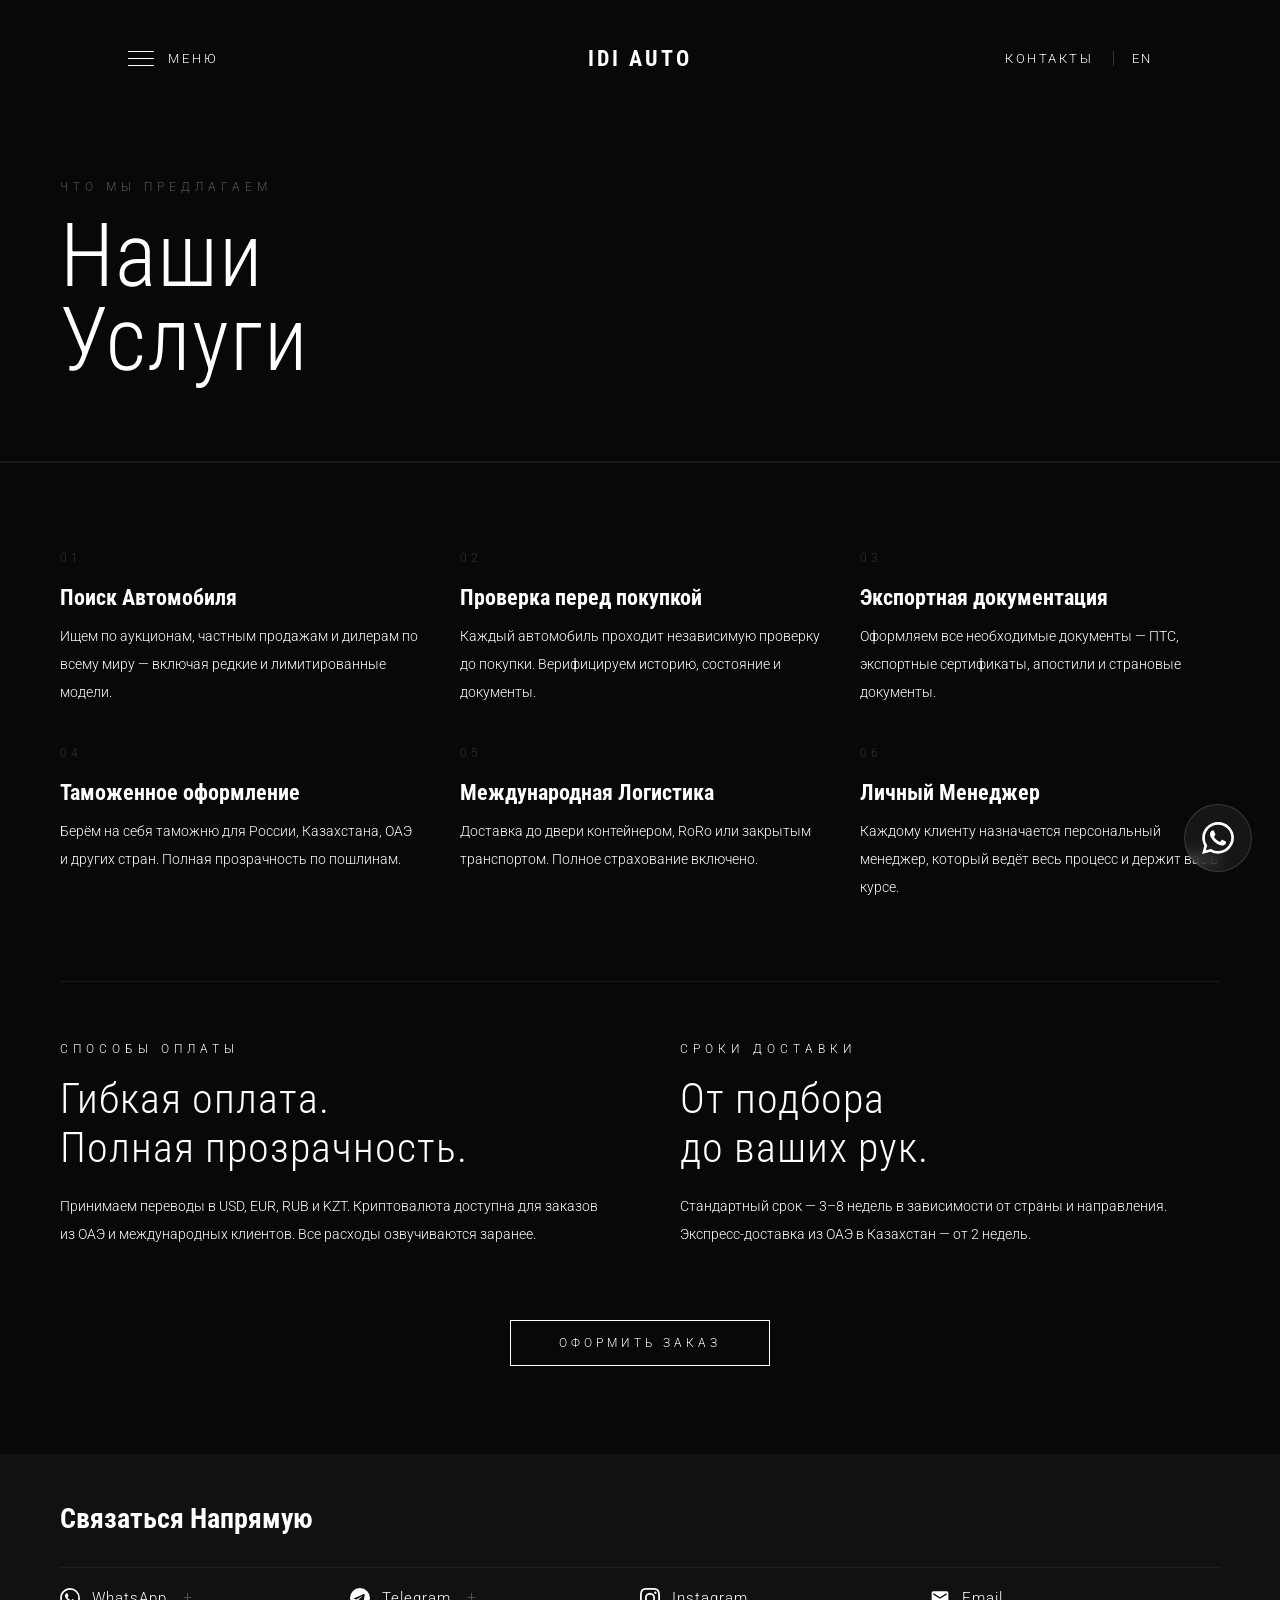
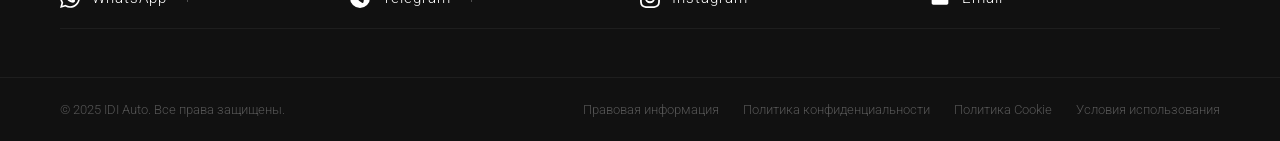
<file: services.html>
<!DOCTYPE html><html lang="ru"><head>
  <meta charset="UTF-8"><meta name="viewport" content="width=device-width,initial-scale=1">
  <title>Services — IDI Auto</title>

  <meta name="description" content="Полный спектр услуг по импорту люксовых автомобилей: поиск и проверка авто, экспортные документы, таможенное оформление, международная логистика, личный менеджер.">
  <meta name="keywords" content="пригон автомобилей, премиум авто, Rolls-Royce, Bentley, Maybach, Ferrari, Lamborghini, Porsche, авто из Европы, авто из США, авто из ОАЭ, импорт авто Казахстан, импорт авто Россия, luxury car import, Dubai car import">
  <meta name="robots" content="index, follow">
  <link rel="canonical" href="https://YOURUSERNAME.github.io/idi-auto/services.html">

  <meta property="og:type" content="website">
  <meta property="og:title" content="Услуги: Пригон, Таможня, Логистика Премиум Авто | IDI Auto">
  <meta property="og:description" content="Полный спектр услуг по импорту люксовых автомобилей: поиск и проверка авто, экспортные документы, таможенное оформление, международная логистика, личный менеджер.">
  <meta property="og:url" content="https://YOURUSERNAME.github.io/idi-auto/services.html">
  <meta property="og:image" content="https://YOURUSERNAME.github.io/idi-auto/images/og-cover.jpg">
  <meta property="og:locale" content="ru_RU">
  <meta property="og:site_name" content="IDI Auto">

  <meta name="twitter:card" content="summary_large_image">
  <meta name="twitter:title" content="Услуги: Пригон, Таможня, Логистика Премиум Авто | IDI Auto">
  <meta name="twitter:description" content="Полный спектр услуг по импорту люксовых автомобилей: поиск и проверка авто, экспортные документы, таможенное оформление, международная логистика, личный менеджер.">
  <meta name="twitter:image" content="https://YOURUSERNAME.github.io/idi-auto/images/og-cover.jpg">

  <link rel="icon" type="image/png" href="images/favicon.png">
  <link href="https://fonts.googleapis.com/css2?family=Roboto+Condensed:wght@300;400;700;900&family=Roboto:wght@300;400&display=swap" rel="stylesheet">
  <link rel="stylesheet" href="css/style.css">
</head><body>
<div class="menu-overlay" id="menuOverlay">
  <span class="menu-close" onclick="closeMenu()" data-i18n="nav.close">Close</span>
  <nav class="menu-links">
    <a href="index.html"    data-i18n="nav.home">Home</a>
    <a href="cars.html"     data-i18n="nav.cars">Automobiles</a>
    <a href="order.html"    data-i18n="nav.order">Import</a>
    <a href="services.html" data-i18n="nav.services">Services</a>
    <a href="about.html"    data-i18n="nav.about">About</a>
    <a href="contact.html"  data-i18n="nav.contact">Contact</a>
  </nav>
</div>
<header class="nav" id="mainNav">
  <div class="nav-burger" onclick="openMenu()">
    <div class="burger-lines"><span></span><span></span><span></span></div>
    <span class="burger-label" data-i18n="nav.menu">Menu</span>
  </div>
  <a href="index.html" class="nav-logo">IDI Auto</a>
  <div class="nav-right">
    <a href="contact.html" data-i18n="nav.contact">Contact</a>
    <div class="lang-switcher">
      <button class="lang-btn" onclick="switchLang('en')">EN</button>
    </div>
  </div>
</header>
<div class="page-hero reveal"><p class="page-hero-eyebrow" data-i18n="services.eyebrow">What We Offer</p><h1 class="page-hero-title" data-i18n-html="services.title">Our<br>Services</h1></div>
<div class="div"></div>
<section class="section">
  <div class="service-grid" style="margin-bottom:80px">
    <div class="service-card reveal"><div class="service-num">01</div><div class="service-title" data-i18n="services.1.title">Vehicle Sourcing</div><div class="service-text" data-i18n="services.1.text">We search auctions, private sales and dealer networks worldwide.</div></div>
    <div class="service-card reveal d1"><div class="service-num">02</div><div class="service-title" data-i18n="services.2.title">Pre-Purchase Inspection</div><div class="service-text" data-i18n="services.2.text">Every vehicle is independently inspected before purchase.</div></div>
    <div class="service-card reveal d2"><div class="service-num">03</div><div class="service-title" data-i18n="services.3.title">Export Documentation</div><div class="service-text" data-i18n="services.3.text">We prepare all necessary paperwork for import.</div></div>
    <div class="service-card reveal"><div class="service-num">04</div><div class="service-title" data-i18n="services.4.title">Customs Clearance</div><div class="service-text" data-i18n="services.4.text">We handle customs for Russia, Kazakhstan, UAE and beyond.</div></div>
    <div class="service-card reveal d1"><div class="service-num">05</div><div class="service-title" data-i18n="services.5.title">International Logistics</div><div class="service-text" data-i18n="services.5.text">Door-to-door shipping with full insurance included.</div></div>
    <div class="service-card reveal d2"><div class="service-num">06</div><div class="service-title" data-i18n="services.6.title">Personal Manager</div><div class="service-text" data-i18n="services.6.text">Each client is assigned a dedicated manager for the full process.</div></div>
  </div>
  <div class="resp-2col" style="display:grid;grid-template-columns:1fr 1fr;gap:80px;padding-top:60px;border-top:.5px solid var(--b)">
    <div class="reveal">
      <p class="eyebrow" data-i18n="services.pay.eyebrow">Payment Options</p>
      <h2 style="font-family:'Roboto Condensed',sans-serif;font-size:clamp(28px,3.5vw,42px);font-weight:300;letter-spacing:1px;margin-bottom:20px" data-i18n-html="services.pay.title">Flexible payment.</h2>
      <p style="font-size:14px;font-weight:300;line-height:2" data-i18n="services.pay.text">We accept bank transfers and crypto.</p>
    </div>
    <div class="reveal d1">
      <p class="eyebrow" data-i18n="services.time.eyebrow">Delivery Timeline</p>
      <h2 style="font-family:'Roboto Condensed',sans-serif;font-size:clamp(28px,3.5vw,42px);font-weight:300;letter-spacing:1px;margin-bottom:20px" data-i18n-html="services.time.title">From sourcing<br>to your door.</h2>
      <p style="font-size:14px;font-weight:300;line-height:2" data-i18n="services.time.text">Typical delivery 3–8 weeks.</p>
    </div>
  </div>
  <div style="margin-top:72px;text-align:center" class="reveal">
    <a href="order.html" class="btn-ghost" data-i18n="services.cta">Start Your Order</a>
  </div>
</section>
<div class="socials-section">
  <div class="socials-inner">
    <h3 class="socials-title" data-i18n="socials.title">Contact Us Directly</h3>
    <div class="socials-row">
      <a class="social-item" href="https://wa.me/YOURNUMBER" target="_blank">
        <svg class="social-icon" viewBox="0 0 24 24" fill="white"><path d="M17.472 14.382c-.297-.149-1.758-.867-2.03-.967-.273-.099-.471-.148-.67.15-.197.297-.767.966-.94 1.164-.173.199-.347.223-.644.075-.297-.15-1.255-.463-2.39-1.475-.883-.788-1.48-1.761-1.653-2.059-.173-.297-.018-.458.13-.606.134-.133.298-.347.446-.52.149-.174.198-.298.298-.497.099-.198.05-.371-.025-.52-.075-.149-.669-1.612-.916-2.207-.242-.579-.487-.5-.669-.51-.173-.008-.371-.01-.57-.01-.198 0-.52.074-.792.372-.272.297-1.04 1.016-1.04 2.479 0 1.462 1.065 2.875 1.213 3.074.149.198 2.096 3.2 5.077 4.487.709.306 1.262.489 1.694.625.712.227 1.36.195 1.871.118.571-.085 1.758-.719 2.006-1.413.248-.694.248-1.289.173-1.413-.074-.124-.272-.198-.57-.347m-5.421 7.403h-.004a9.87 9.87 0 01-5.031-1.378l-.361-.214-3.741.982.998-3.648-.235-.374a9.86 9.86 0 01-1.51-5.26c.001-5.45 4.436-9.884 9.888-9.884 2.64 0 5.122 1.03 6.988 2.898a9.825 9.825 0 012.893 6.994c-.003 5.45-4.437 9.884-9.885 9.884m8.413-18.297A11.815 11.815 0 0012.05 0C5.495 0 .16 5.335.157 11.892c0 2.096.547 4.142 1.588 5.945L.057 24l6.305-1.654a11.882 11.882 0 005.683 1.448h.005c6.554 0 11.89-5.335 11.893-11.893a11.821 11.821 0 00-3.48-8.413z"/></svg>
        <span class="social-name">WhatsApp</span><span class="social-plus">+</span>
      </a>
      <a class="social-item" href="https://t.me/YOURUSERNAME" target="_blank">
        <svg class="social-icon" viewBox="0 0 24 24" fill="white"><path d="M11.944 0A12 12 0 0 0 0 12a12 12 0 0 0 12 12 12 12 0 0 0 12-12A12 12 0 0 0 12 0a12 12 0 0 0-.056 0zm4.962 7.224c.1-.002.321.023.465.14a.506.506 0 0 1 .171.325c.016.093.036.306.02.472-.18 1.898-.962 6.502-1.36 8.627-.168.9-.499 1.201-.82 1.23-.696.065-1.225-.46-1.9-.902-1.056-.693-1.653-1.124-2.678-1.8-1.185-.78-.417-1.21.258-1.91.177-.184 3.247-2.977 3.307-3.23.007-.032.014-.15-.056-.212s-.174-.041-.249-.024c-.106.024-1.793 1.14-5.061 3.345-.48.33-.913.49-1.302.48-.428-.008-1.252-.241-1.865-.44-.752-.245-1.349-.374-1.297-.789.027-.216.325-.437.893-.663 3.498-1.524 5.83-2.529 6.998-3.014 3.332-1.386 4.025-1.627 4.476-1.635z"/></svg>
        <span class="social-name">Telegram</span><span class="social-plus">+</span>
      </a>
      <a class="social-item" href="https://instagram.com/YOURUSERNAME" target="_blank">
        <svg class="social-icon" viewBox="0 0 24 24" fill="white"><path d="M12 2.163c3.204 0 3.584.012 4.85.07 3.252.148 4.771 1.691 4.919 4.919.058 1.265.069 1.645.069 4.849 0 3.205-.012 3.584-.069 4.849-.149 3.225-1.664 4.771-4.919 4.919-1.266.058-1.644.07-4.85.07-3.204 0-3.584-.012-4.849-.07-3.26-.149-4.771-1.699-4.919-4.92-.058-1.265-.07-1.644-.07-4.849 0-3.204.013-3.583.07-4.849.149-3.227 1.664-4.771 4.919-4.919 1.266-.057 1.645-.069 4.849-.069zM12 0C8.741 0 8.333.014 7.053.072 2.695.272.273 2.69.073 7.052.014 8.333 0 8.741 0 12c0 3.259.014 3.668.072 4.948.2 4.358 2.618 6.78 6.98 6.98C8.333 23.986 8.741 24 12 24c3.259 0 3.668-.014 4.948-.072 4.354-.2 6.782-2.618 6.979-6.98.059-1.28.073-1.689.073-4.948 0-3.259-.014-3.667-.072-4.947-.196-4.354-2.617-6.78-6.979-6.98C15.668.014 15.259 0 12 0zm0 5.838a6.162 6.162 0 1 0 0 12.324 6.162 6.162 0 0 0 0-12.324zM12 16a4 4 0 1 1 0-8 4 4 0 0 1 0 8zm6.406-11.845a1.44 1.44 0 1 0 0 2.881 1.44 1.44 0 0 0 0-2.881z"/></svg>
        <span class="social-name">Instagram</span>
      </a>
      <a class="social-item" href="mailto:info@idiauto.com">
        <svg class="social-icon" viewBox="0 0 24 24" fill="white"><path d="M20 4H4c-1.1 0-2 .9-2 2v12c0 1.1.9 2 2 2h16c1.1 0 2-.9 2-2V6c0-1.1-.9-2-2-2zm0 4l-8 5-8-5V6l8 5 8-5v2z"/></svg>
        <span class="social-name">Email</span>
      </a>
    </div>
  </div>
  <div class="footer-bottom">
    <span class="footer-copy" data-i18n="footer.copy">© 2025 IDI Auto. All rights reserved.</span>
    <div class="footer-legal">
      <a href="legal.html" data-i18n="footer.legal">Legal Notice</a>
      <a href="legal.html" data-i18n="footer.privacy">Privacy Policy</a>
      <a href="legal.html" data-i18n="footer.cookie">Cookie Policy</a>
      <a href="legal.html" data-i18n="footer.terms">Terms of Service</a>
    </div>
  </div>
</div>
<a class="whatsapp-float" href="https://wa.me/YOURNUMBER" target="_blank" aria-label="WhatsApp">
  <svg viewBox="0 0 24 24" fill="white"><path d="M17.472 14.382c-.297-.149-1.758-.867-2.03-.967-.273-.099-.471-.148-.67.15-.197.297-.767.966-.94 1.164-.173.199-.347.223-.644.075-.297-.15-1.255-.463-2.39-1.475-.883-.788-1.48-1.761-1.653-2.059-.173-.297-.018-.458.13-.606.134-.133.298-.347.446-.52.149-.174.198-.298.298-.497.099-.198.05-.371-.025-.52-.075-.149-.669-1.612-.916-2.207-.242-.579-.487-.5-.669-.51-.173-.008-.371-.01-.57-.01-.198 0-.52.074-.792.372-.272.297-1.04 1.016-1.04 2.479 0 1.462 1.065 2.875 1.213 3.074.149.198 2.096 3.2 5.077 4.487.709.306 1.262.489 1.694.625.712.227 1.36.195 1.871.118.571-.085 1.758-.719 2.006-1.413.248-.694.248-1.289.173-1.413-.074-.124-.272-.198-.57-.347m-5.421 7.403h-.004a9.87 9.87 0 01-5.031-1.378l-.361-.214-3.741.982.998-3.648-.235-.374a9.86 9.86 0 01-1.51-5.26c.001-5.45 4.436-9.884 9.888-9.884 2.64 0 5.122 1.03 6.988 2.898a9.825 9.825 0 012.893 6.994c-.003 5.45-4.437 9.884-9.885 9.884m8.413-18.297A11.815 11.815 0 0012.05 0C5.495 0 .16 5.335.157 11.892c0 2.096.547 4.142 1.588 5.945L.057 24l6.305-1.654a11.882 11.882 0 005.683 1.448h.005c6.554 0 11.89-5.335 11.893-11.893a11.821 11.821 0 00-3.48-8.413z"/></svg>
</a>
<script src="js/i18n.js"></script><script src="js/main.js"></script>
</body></html>
</file>
<file: css/style.css>
/* ============================================================
   IDI Auto — Global Stylesheet  (no borders on cards)
   ============================================================ */

:root { --bg: #080808; --bg2: #111; --b: rgba(255,255,255,0.07); --nav-x: clamp(60px, 10vw, 200px); }
* { box-sizing: border-box; margin: 0; padding: 0; }
html { scroll-behavior: smooth; }
body { background: var(--bg); color: #fff; font-family: 'Roboto', sans-serif; overflow-x: hidden; }
a { color: #fff; text-decoration: none; }
::-webkit-scrollbar { width: 2px; }
::-webkit-scrollbar-track { background: var(--bg); }
::-webkit-scrollbar-thumb { background: #222; }

/* ── CUSTOM CIRCLE CURSOR (desktop / fine-pointer only) ── */
.cursor-ring { position: fixed; top: 0; left: 0; width: 14px; height: 14px; border: 1px solid #fff; border-radius: 50%; pointer-events: none; z-index: 9999; transition: width .28s ease, height .28s ease, background .28s ease, opacity .3s ease; will-change: transform; }
.cursor-ring.hover { width: 32px; height: 32px; background: rgba(255,255,255,.12); }
.cursor-ring.hidden { opacity: 0; }
body.has-cursor, body.has-cursor * { cursor: none !important; }

/* ── MENU (half-screen panel; close where menu opens; links right-aligned; staggered in & out) ── */
.menu-overlay { position: fixed; top: 0; left: 0; bottom: 0; width: 44%; z-index: 200; background: rgba(8,8,8,.5); -webkit-backdrop-filter: blur(22px) saturate(1.1); backdrop-filter: blur(22px) saturate(1.1); display: flex; align-items: center; justify-content: flex-end; padding-right: clamp(80px, 9vw, 160px); opacity: 0; pointer-events: none; transform: translateX(-100%); transition: transform .75s cubic-bezier(.76,0,.24,1), opacity .4s ease .35s; box-shadow: 0 0 70px rgba(0,0,0,.6); }
.menu-overlay.open { opacity: 1; pointer-events: all; transform: translateX(0); transition: transform .75s cubic-bezier(.76,0,.24,1), opacity .3s ease; }
/* close sits exactly where the MENU burger opens it (top-left) */
.menu-close { position: absolute; top: 51px; left: var(--nav-x); display: flex; align-items: center; gap: 14px; font-size: 13px; font-weight: 300; letter-spacing: 3px; text-transform: uppercase; color: #fff; cursor: pointer; transition: opacity .2s; }
.menu-close::before { content: "\2715"; display: inline-flex; align-items: center; justify-content: center; width: 26px; font-size: 16px; line-height: 1; }
.menu-close:hover { opacity: .6; }
.menu-links { display: flex; flex-direction: column; align-items: flex-end; text-align: right; gap: 38px; }
.menu-links a { font-family: 'Roboto', sans-serif; font-size: 16px; font-weight: 300; color: #fff; text-transform: uppercase; letter-spacing: 2.5px; line-height: 1.1; opacity: 0; transform: translateY(28px); transition: color .25s, opacity .5s ease, transform .55s cubic-bezier(.22,1,.36,1); }
/* exit stagger (closing) — mirrors entrance in reverse */
.menu-links a:nth-child(1) { transition-delay: 0s, .25s, .25s; }
.menu-links a:nth-child(2) { transition-delay: 0s, .20s, .20s; }
.menu-links a:nth-child(3) { transition-delay: 0s, .15s, .15s; }
.menu-links a:nth-child(4) { transition-delay: 0s, .10s, .10s; }
.menu-links a:nth-child(5) { transition-delay: 0s, .05s, .05s; }
.menu-links a:nth-child(6) { transition-delay: 0s, 0s, 0s; }
/* enter state + enter stagger (opening) */
.menu-overlay.open .menu-links a { opacity: 1; transform: translateY(0); }
.menu-overlay.open .menu-links a:nth-child(1) { transition-delay: 0s, .24s, .24s; }
.menu-overlay.open .menu-links a:nth-child(2) { transition-delay: 0s, .32s, .32s; }
.menu-overlay.open .menu-links a:nth-child(3) { transition-delay: 0s, .40s, .40s; }
.menu-overlay.open .menu-links a:nth-child(4) { transition-delay: 0s, .48s, .48s; }
.menu-overlay.open .menu-links a:nth-child(5) { transition-delay: 0s, .56s, .56s; }
.menu-overlay.open .menu-links a:nth-child(6) { transition-delay: 0s, .64s, .64s; }
.menu-links a:hover, .menu-links a.active { color: #888; }

/* ── NAV ── */
.nav { position: fixed; top: 0; left: 0; right: 0; z-index: 100; display: grid; grid-template-columns: 1fr auto 1fr; align-items: center; padding: 46px var(--nav-x) 30px; transition: background .5s, padding .4s, border-bottom-color .5s; border-bottom: .5px solid transparent; }
.nav.scrolled { background: rgba(8,8,8,.4); padding: 22px var(--nav-x); border-bottom-color: var(--b); -webkit-backdrop-filter: blur(18px) saturate(1.1); backdrop-filter: blur(18px) saturate(1.1); }
.nav-burger { display: flex; align-items: center; gap: 14px; cursor: pointer; }
.burger-lines { display: flex; flex-direction: column; gap: 6px; }
.burger-lines span { display: block; width: 26px; height: 1px; background: #fff; }
.burger-label { font-size: 13px; font-weight: 300; letter-spacing: 3px; text-transform: uppercase; }
.nav-logo { text-align: center; font-family: 'Roboto Condensed', sans-serif; font-size: 22px; font-weight: 700; letter-spacing: 3px; text-transform: uppercase; white-space: nowrap; }
.nav-right { display: flex; align-items: center; gap: 20px; justify-content: flex-end; }
.nav-right a { font-size: 13px; font-weight: 300; letter-spacing: 2.5px; text-transform: uppercase; transition: opacity .2s; }
.nav-right a:hover { opacity: .6; }

/* Language switcher */
.lang-switcher { display: flex; align-items: center; border-left: .5px solid #333; padding-left: 18px; }
.lang-btn { cursor: pointer; transition: opacity .2s; background: none; border: none; color: #fff; font-family: 'Roboto', sans-serif; font-size: 13px; font-weight: 300; letter-spacing: 2px; padding: 0; text-transform: uppercase; }
.lang-btn:hover { opacity: .6; }

/* ── DIVIDERS (only horizontal lines, no boxes) ── */
.div { height: .5px; background: var(--b); }

/* ── REVEAL ── */
.reveal { opacity: 0; transform: translateY(22px); transition: opacity .85s ease, transform .85s ease; }
.reveal.visible { opacity: 1; transform: none; }
.d1 { transition-delay: .12s; } .d2 { transition-delay: .24s; } .d3 { transition-delay: .36s; }

/* ── TYPOGRAPHY HELPERS ── */
.eyebrow { font-size: 12px; font-weight: 300; letter-spacing: 5px; text-transform: uppercase; margin-bottom: 18px; }
.section { padding: 88px 60px; }
.section-center { text-align: center; margin-bottom: 60px; }
.section-title { font-family: 'Roboto Condensed', sans-serif; font-size: clamp(36px, 4.5vw, 54px); font-weight: 300; letter-spacing: 1px; }

/* ── LOGO BAR (marquee) ── */
.marquee-wrap { overflow: hidden; padding: 36px 0; border-top: .5px solid var(--b); border-bottom: .5px solid var(--b); }
.marquee-track { display: flex; align-items: center; width: max-content; animation: marquee 32s linear infinite; }
.marquee-track:hover { animation-play-state: paused; }
.logo-item { display: flex; align-items: center; justify-content: center; height: 66px; margin: 0 30px; flex-shrink: 0; opacity: .65; transition: opacity .25s; }
.logo-item:hover { opacity: 1; }
.logo-item img { height: 100%; width: auto; object-fit: contain; }
.logo-item.logo-ferrari { height: 44px; }
.logo-item.logo-mclaren { height: 40px; }
.logo-item.logo-rangerover { height: 48px; }
.logo-item.logo-big { height: 90px; }

/* ── BUTTONS ── */
.btn-ghost { font-family: 'Roboto', sans-serif; font-size: 12px; font-weight: 300; letter-spacing: 4px; text-transform: uppercase; color: #fff; background: transparent; border: .5px solid #fff; padding: 15px 48px; cursor: pointer; transition: background .3s, color .3s; display: inline-block; }
.btn-ghost:hover { background: #fff; color: #080808; }
.btn-text { font-family: 'Roboto', sans-serif; font-size: 13px; font-weight: 300; letter-spacing: 3px; text-transform: uppercase; color: #fff; background: transparent; border: none; cursor: pointer; opacity: .6; transition: opacity .2s; padding: 12px 0; }
.btn-text:hover { opacity: 1; }

/* ── FORM ── */
.form-wrap { display: flex; flex-direction: column; gap: 10px; }
.form-row { display: grid; grid-template-columns: 1fr 1fr; gap: 10px; }
.form-field { width: 100%; padding: 18px 20px; background: #1c1c1c; border: none; border-radius: 8px; color: #fff; font-family: 'Roboto', sans-serif; font-size: 14px; font-weight: 300; outline: none; transition: background .2s; appearance: none; }
.form-field::placeholder { color: #555; }
.form-field:focus { background: #222; }
textarea.form-field { resize: none; height: 130px; }
.btn-send { width: 100%; padding: 18px; background: #fff; border: none; border-radius: 999px; color: #080808; font-family: 'Roboto', sans-serif; font-size: 14px; font-weight: 400; letter-spacing: 2px; cursor: pointer; transition: background .3s; margin-top: 4px; }
.btn-send:hover { background: #ddd; }

/* ── FLEET CARDS (no border boxes) ── */
.fleet-grid { display: grid; grid-template-columns: repeat(3,1fr); gap: 2px; }
.fleet-card { aspect-ratio: 4/3; display: flex; flex-direction: column; justify-content: flex-end; padding: 28px; position: relative; overflow: hidden; cursor: pointer; }
.fleet-card::before { content: ''; position: absolute; inset: 0; background: linear-gradient(to top, rgba(8,8,8,.92) 0%, transparent 65%); z-index: 1; transition: opacity .3s; }
.fleet-card:hover::before { opacity: .65; }
.fleet-card:nth-child(1)  { background: radial-gradient(ellipse at 62% 42%, #0d1622 0%, #080808 68%); }
.fleet-card:nth-child(2)  { background: radial-gradient(ellipse at 38% 58%, #140d0d 0%, #080808 68%); }
.fleet-card:nth-child(3)  { background: radial-gradient(ellipse at 72% 32%, #0a1212 0%, #080808 68%); }
.fleet-card:nth-child(4)  { background: radial-gradient(ellipse at 28% 68%, #120e0a 0%, #080808 68%); }
.fleet-card:nth-child(5)  { background: radial-gradient(ellipse at 62% 50%, #0e1220 0%, #080808 68%); }
.fleet-card:nth-child(6)  { background: radial-gradient(ellipse at 50% 38%, #0a0e0a 0%, #080808 68%); }
.fleet-card:nth-child(7)  { background: radial-gradient(ellipse at 40% 60%, #0e0e14 0%, #080808 68%); }
.fleet-card:nth-child(8)  { background: radial-gradient(ellipse at 60% 40%, #140f0a 0%, #080808 68%); }
.fleet-card:nth-child(9)  { background: radial-gradient(ellipse at 35% 55%, #0a1010 0%, #080808 68%); }
.fleet-arrow { position: absolute; top: 22px; right: 22px; z-index: 2; font-size: 14px; color: #333; transition: color .25s, transform .25s; }
.fleet-card:hover .fleet-arrow { color: #fff; transform: translate(3px,-3px); }
.fleet-brand { position: relative; z-index: 2; font-family: 'Roboto Condensed', sans-serif; font-size: 22px; font-weight: 700; margin-bottom: 6px; }
.fleet-tag { position: relative; z-index: 2; font-size: 12px; font-weight: 300; letter-spacing: 3px; text-transform: uppercase; color: #888; }

/* ── SERVICE CARDS (no border boxes) ── */
.service-grid { display: grid; grid-template-columns: repeat(3,1fr); gap: 40px; }
.service-card { padding: 0; }
.service-num { font-size: 12px; font-weight: 300; letter-spacing: 4px; text-transform: uppercase; color: #333; margin-bottom: 20px; }
.service-title { font-family: 'Roboto Condensed', sans-serif; font-size: 22px; font-weight: 700; margin-bottom: 12px; }
.service-text { font-size: 14px; font-weight: 300; line-height: 2; }

/* ── PROCESS STEPS (no border boxes) ── */
.proc-grid { display: grid; grid-template-columns: repeat(3,1fr); gap: 48px; padding-top: 48px; border-top: .5px solid var(--b); }
.proc-num { font-size: 12px; font-weight: 300; letter-spacing: 4px; text-transform: uppercase; color: #333; margin-bottom: 20px; }
.proc-title { font-family: 'Roboto Condensed', sans-serif; font-size: 22px; font-weight: 700; margin-bottom: 12px; }
.proc-text { font-size: 14px; font-weight: 300; line-height: 2; }

/* ── PAGE HERO (inner pages) ── */
.page-hero { padding: 180px 60px 80px; border-bottom: .5px solid var(--b); }
.page-hero-eyebrow { font-size: 12px; font-weight: 300; letter-spacing: 5px; text-transform: uppercase; color: #555; margin-bottom: 20px; }
.page-hero-title { font-family: 'Roboto Condensed', sans-serif; font-size: clamp(52px, 7vw, 88px); font-weight: 300; line-height: .95; letter-spacing: 1px; }

/* ── SOCIALS + FOOTER ── */
.socials-section { background: #111; }
.socials-inner { padding: 48px 60px; }
.socials-title { font-family: 'Roboto Condensed', sans-serif; font-size: 28px; font-weight: 700; margin-bottom: 32px; }
.socials-row { display: flex; align-items: center; padding: 20px 0; border-top: .5px solid #1e1e1e; border-bottom: .5px solid #1e1e1e; }
.social-item { display: flex; align-items: center; gap: 12px; flex: 1; transition: opacity .2s; }
.social-item:hover { opacity: .6; }
.social-icon { width: 20px; height: 20px; flex-shrink: 0; }
.social-name { font-size: 15px; font-weight: 300; letter-spacing: 1px; }
.social-plus { font-size: 16px; font-weight: 300; margin-left: 4px; color: #555; }
.footer-bottom { padding: 24px 60px; border-top: .5px solid #1e1e1e; display: flex; align-items: center; justify-content: space-between; flex-wrap: wrap; gap: 12px; }
.footer-copy { font-size: 13px; font-weight: 300; color: #555; }
.footer-legal { display: flex; gap: 24px; flex-wrap: wrap; }
.footer-legal a { font-size: 13px; font-weight: 300; color: #555; transition: color .2s; }
.footer-legal a:hover { color: #fff; }

/* ── ANIMATIONS ── */
@keyframes fadeUp   { to { opacity: 1; transform: translateY(0); } }
@keyframes marquee  { 0% { transform: translateX(0); } 100% { transform: translateX(-50%); } }
@keyframes scrollPulse { 0%,100%{ opacity:.2; } 50%{ opacity:.6; } }

/* ── FLOATING WHATSAPP BUTTON ── */
.whatsapp-float {
  position: fixed;
  bottom: 28px;
  right: 28px;
  z-index: 150;
  width: 68px;
  height: 68px;
  border-radius: 50%;
  background: rgba(255,255,255,0.06);
  backdrop-filter: blur(8px);
  border: 0.5px solid rgba(255,255,255,0.15);
  display: flex;
  align-items: center;
  justify-content: center;
  transition: background .25s, transform .25s, border-color .25s;
}
.whatsapp-float:hover {
  background: rgba(255,255,255,0.12);
  border-color: rgba(255,255,255,0.3);
  transform: scale(1.06);
}
.whatsapp-float svg { width: 32px; height: 32px; }

/* ============================================================
   RESPONSIVE / MOBILE
   ============================================================ */

@media (max-width: 900px){
  .fleet-grid   { grid-template-columns: repeat(2,1fr); }
  .service-grid { grid-template-columns: repeat(2,1fr); gap: 32px; }
  .proc-grid    { grid-template-columns: 1fr; gap: 36px; }
}

@media (max-width: 768px){
  /* nav */
  .nav          { padding: 20px 22px; }
  .nav.scrolled { padding: 16px 22px; }
  .nav-logo     { font-size: 19px; letter-spacing: 2px; }
  .burger-label { display: none; }
  .nav-right    { gap: 14px; }
  .lang-switcher{ padding-left: 12px; }

  /* menu overlay */
  .menu-overlay { width: 100%; padding-right: 30px; }
  .menu-close   { top: 20px; left: 22px; }
  .menu-links   { gap: 26px; }

  /* generic sections */
  .section        { padding: 60px 22px; }
  .section-center { margin-bottom: 40px; }
  .page-hero      { padding: 130px 22px 56px; }

  /* grids -> single column */
  .service-grid { grid-template-columns: 1fr; gap: 30px; }
  .proc-grid    { grid-template-columns: 1fr; gap: 32px; padding-top: 36px; }
  .form-row     { grid-template-columns: 1fr; }
  .resp-2col    { grid-template-columns: 1fr !important; gap: 36px !important; }
  .resp-pad     { padding: 56px 22px !important; }

  /* socials / footer */
  .socials-inner { padding: 40px 22px; }
  .socials-title { font-size: 24px; margin-bottom: 24px; }
  .socials-row   { flex-direction: column; align-items: stretch; gap: 0; padding: 4px 0; }
  .social-item   { padding: 15px 0; border-bottom: .5px solid #1e1e1e; }
  .social-item:last-child { border-bottom: none; }
  .footer-bottom { padding: 22px 22px; }

  /* floating whatsapp */
  .whatsapp-float     { width: 56px; height: 56px; bottom: 18px; right: 18px; }
  .whatsapp-float svg { width: 26px; height: 26px; }

  /* brand marquee — smaller logos so more fit on screen */
  .marquee-wrap { padding: 24px 0; }
  .logo-item    { height: 40px; margin: 0 18px; }
  .logo-item.logo-big        { height: 54px; }
  .logo-item.logo-ferrari    { height: 27px; }
  .logo-item.logo-mclaren    { height: 25px; }
  .logo-item.logo-rangerover { height: 30px; }
}

@media (max-width: 480px){
  .fleet-grid       { grid-template-columns: 1fr; }
  .menu-links a     { font-size: 16px; }
  .nav-right > a    { display: none; }   /* контакт уже есть в бургер-меню */
  .page-hero-title  { font-size: clamp(40px, 13vw, 56px); }
  .btn-ghost        { padding: 14px 30px; letter-spacing: 3px; }

  /* brand marquee — even smaller on narrow phones */
  .logo-item    { height: 34px; margin: 0 14px; }
  .logo-item.logo-big        { height: 46px; }
  .logo-item.logo-ferrari    { height: 23px; }
  .logo-item.logo-mclaren    { height: 21px; }
  .logo-item.logo-rangerover { height: 26px; }
}
</file>
